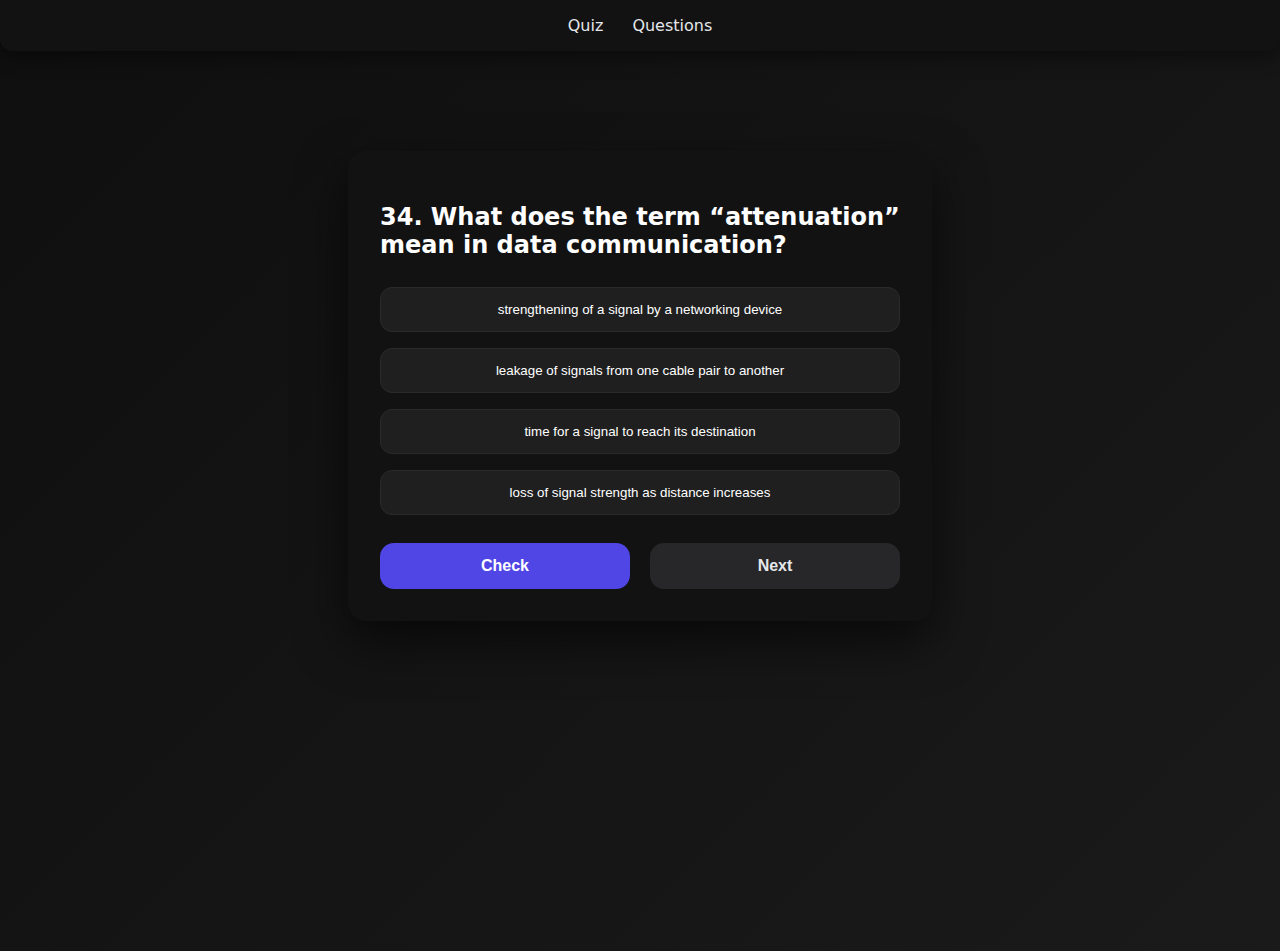
<file: index.html>
<!DOCTYPE html>
<html lang="en">
<head>
  <meta charset="UTF-8" />
  <title>CCNA</title>
  <link rel="stylesheet" href="styleindex.css" />
  <link rel="stylesheet" href="navbar.css">
  <link rel="icon" type="image/png" href="../cisco.svg">
</head>
<body>

 <nav class="navbar">
  <div class="nav-links">
    <a href="index.html">Quiz</a>
    <a href="questions.html">Questions</a>
  </div>
</nav>

<main>
 

  <section id="quizView">
    <div class="card">
      <h2 id="question"></h2>
      <div id="answers"></div>

      <div class="controls">
        <button id="check">Check</button>
        <button id="next">Next</button>
      </div>
    </div>
  </section>
</main>

<script src="scriptindex.js"></script>
</body>
</html>
</file>
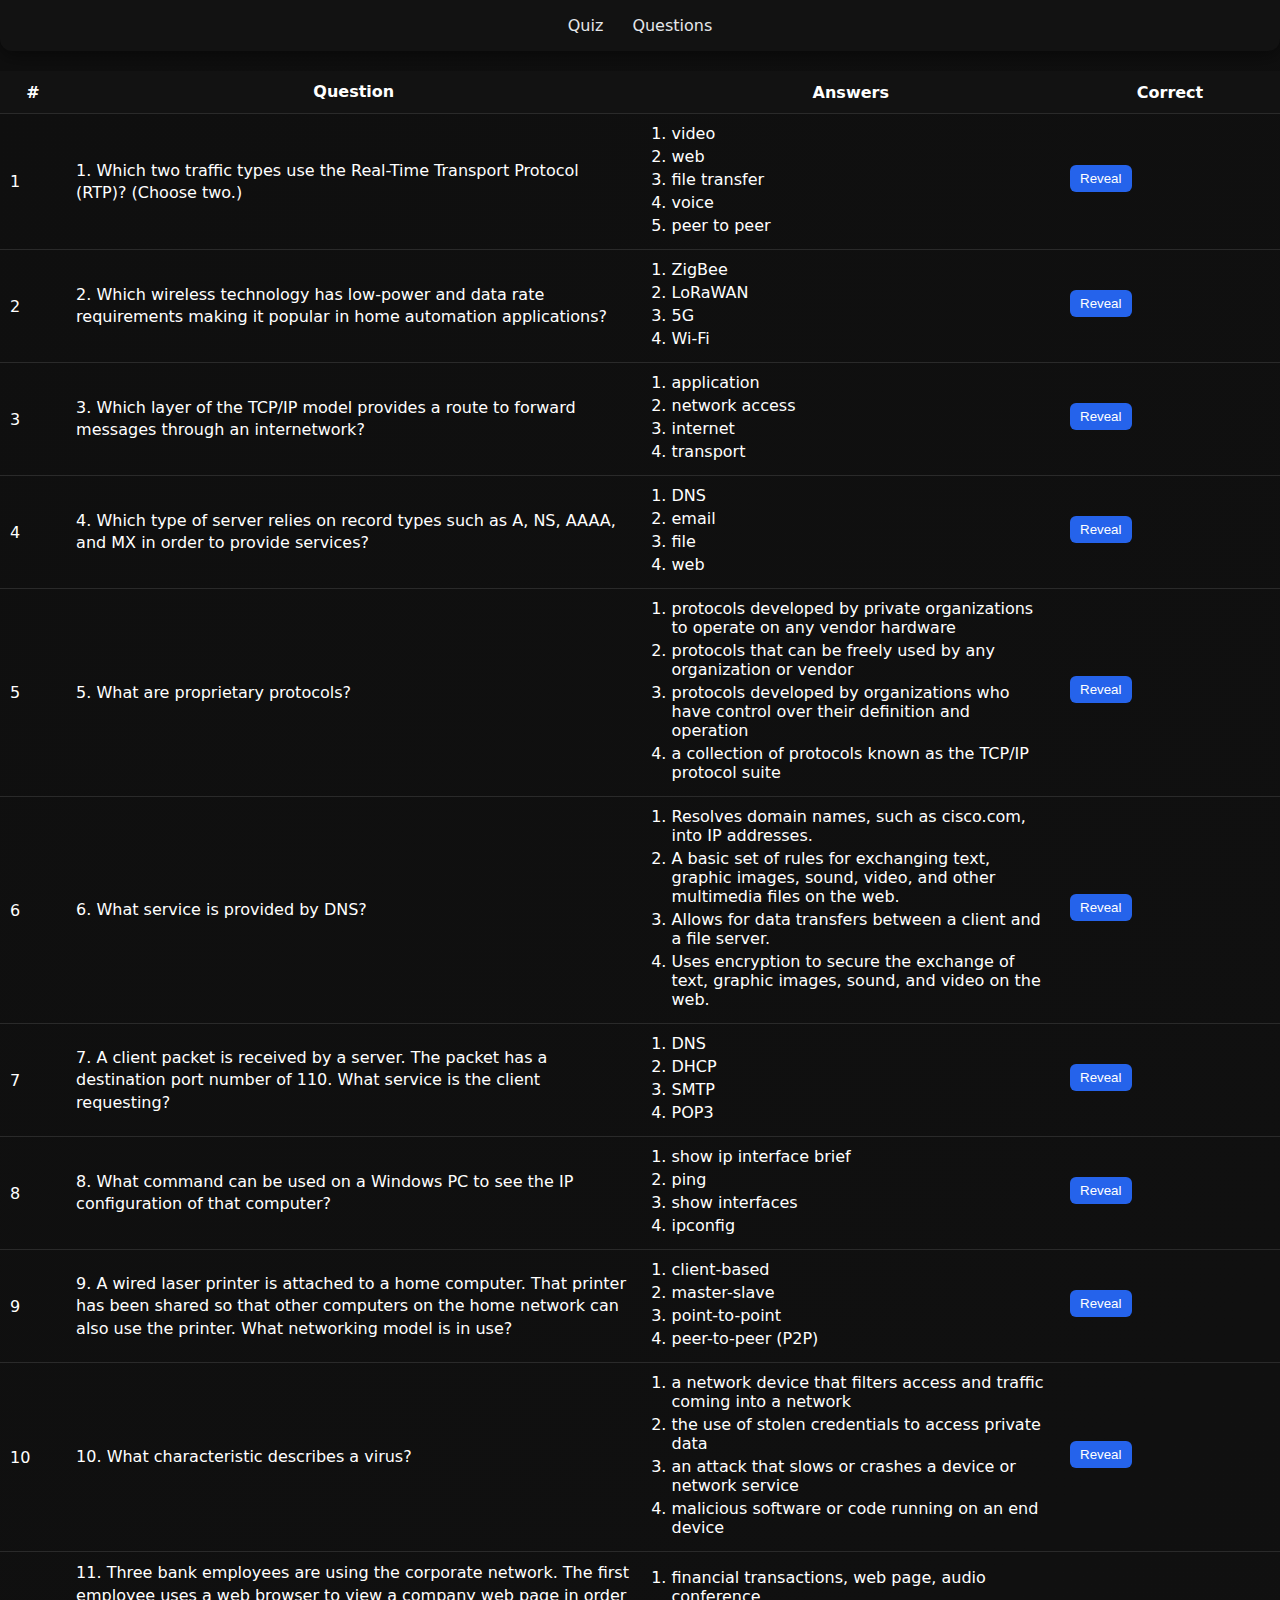
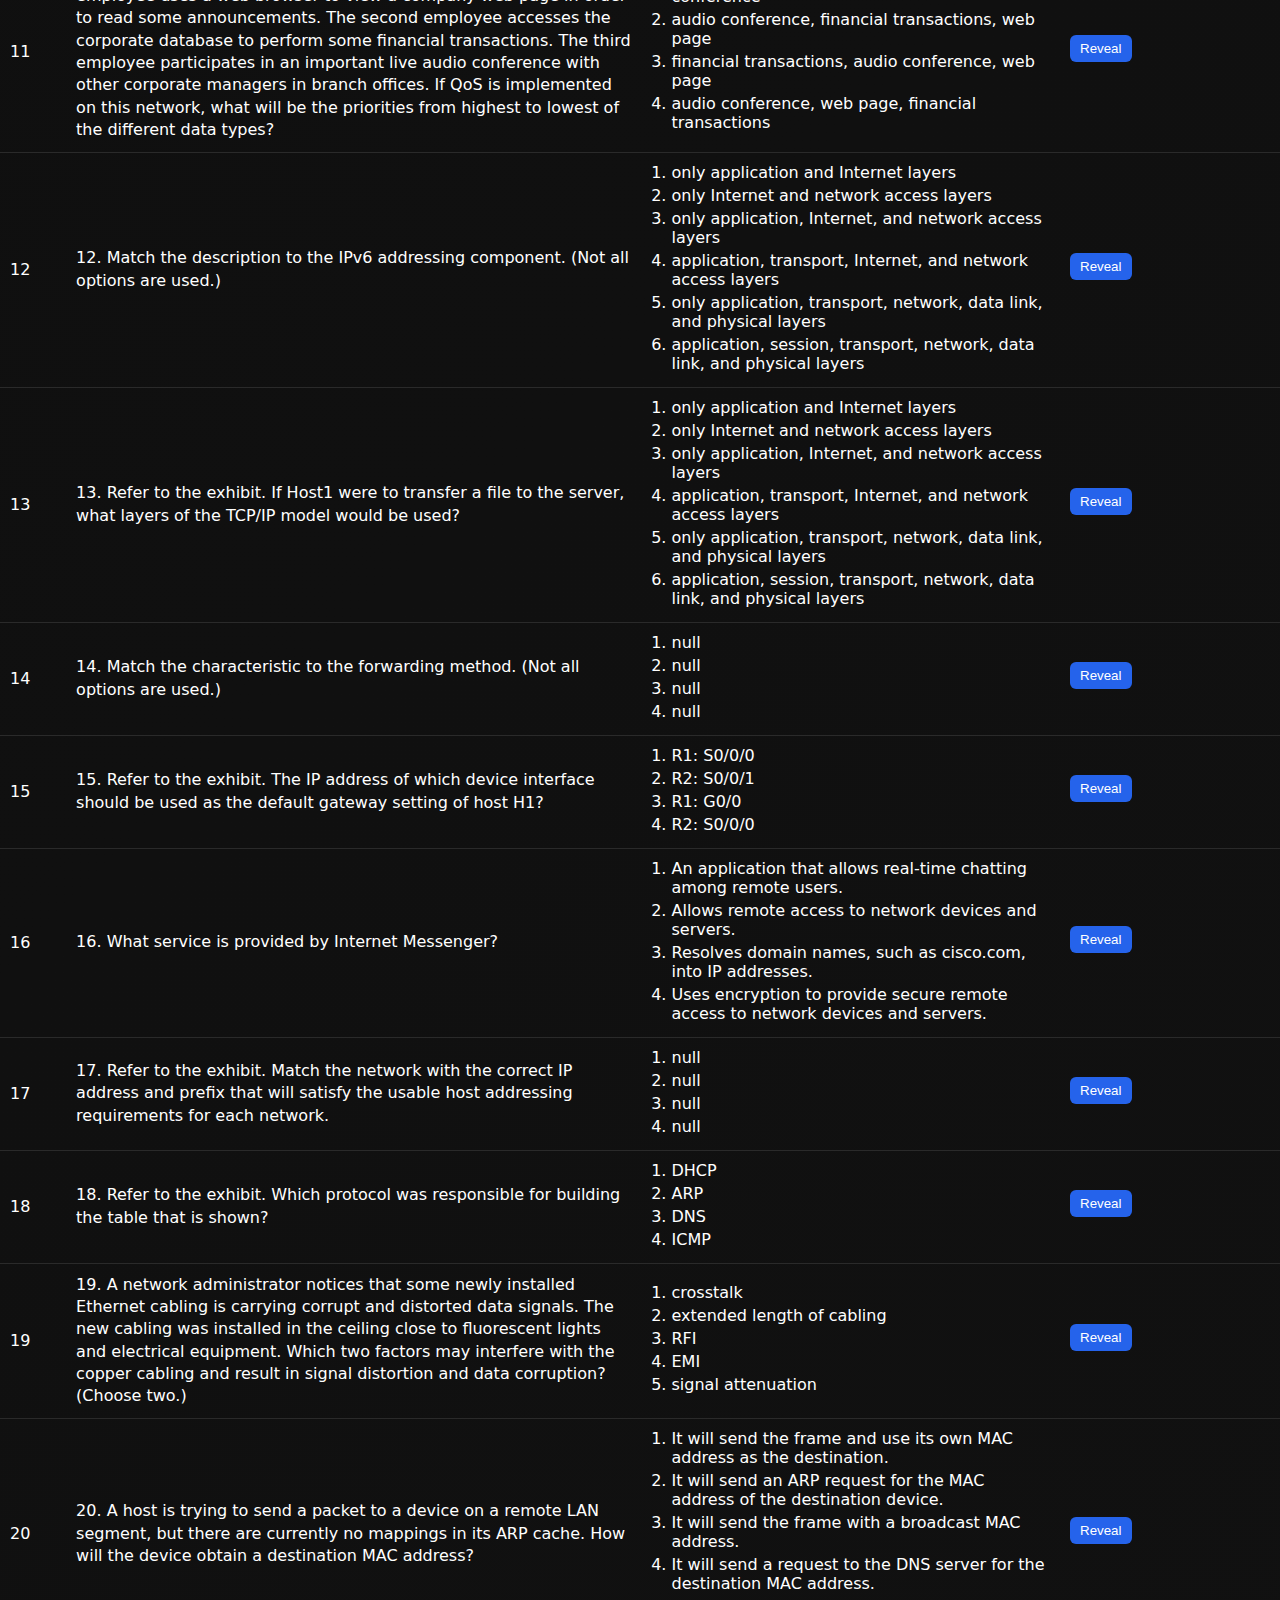
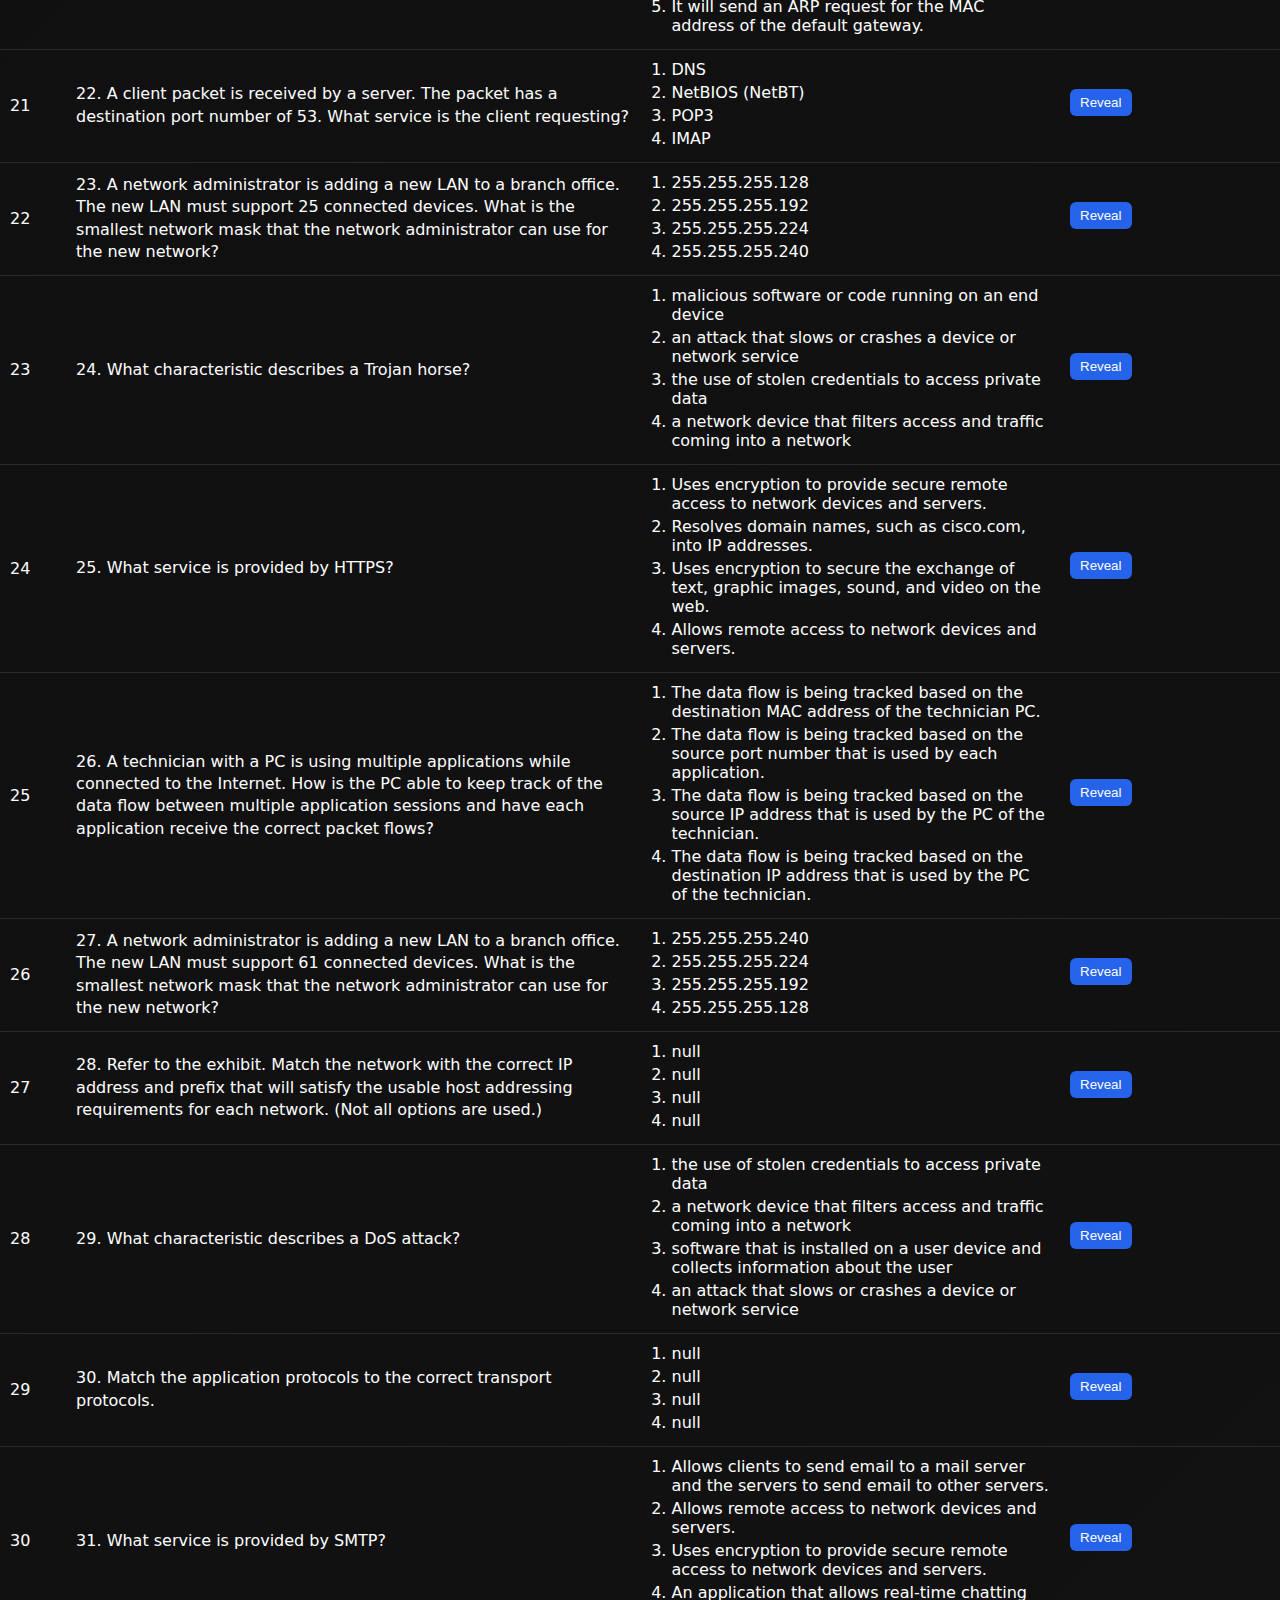
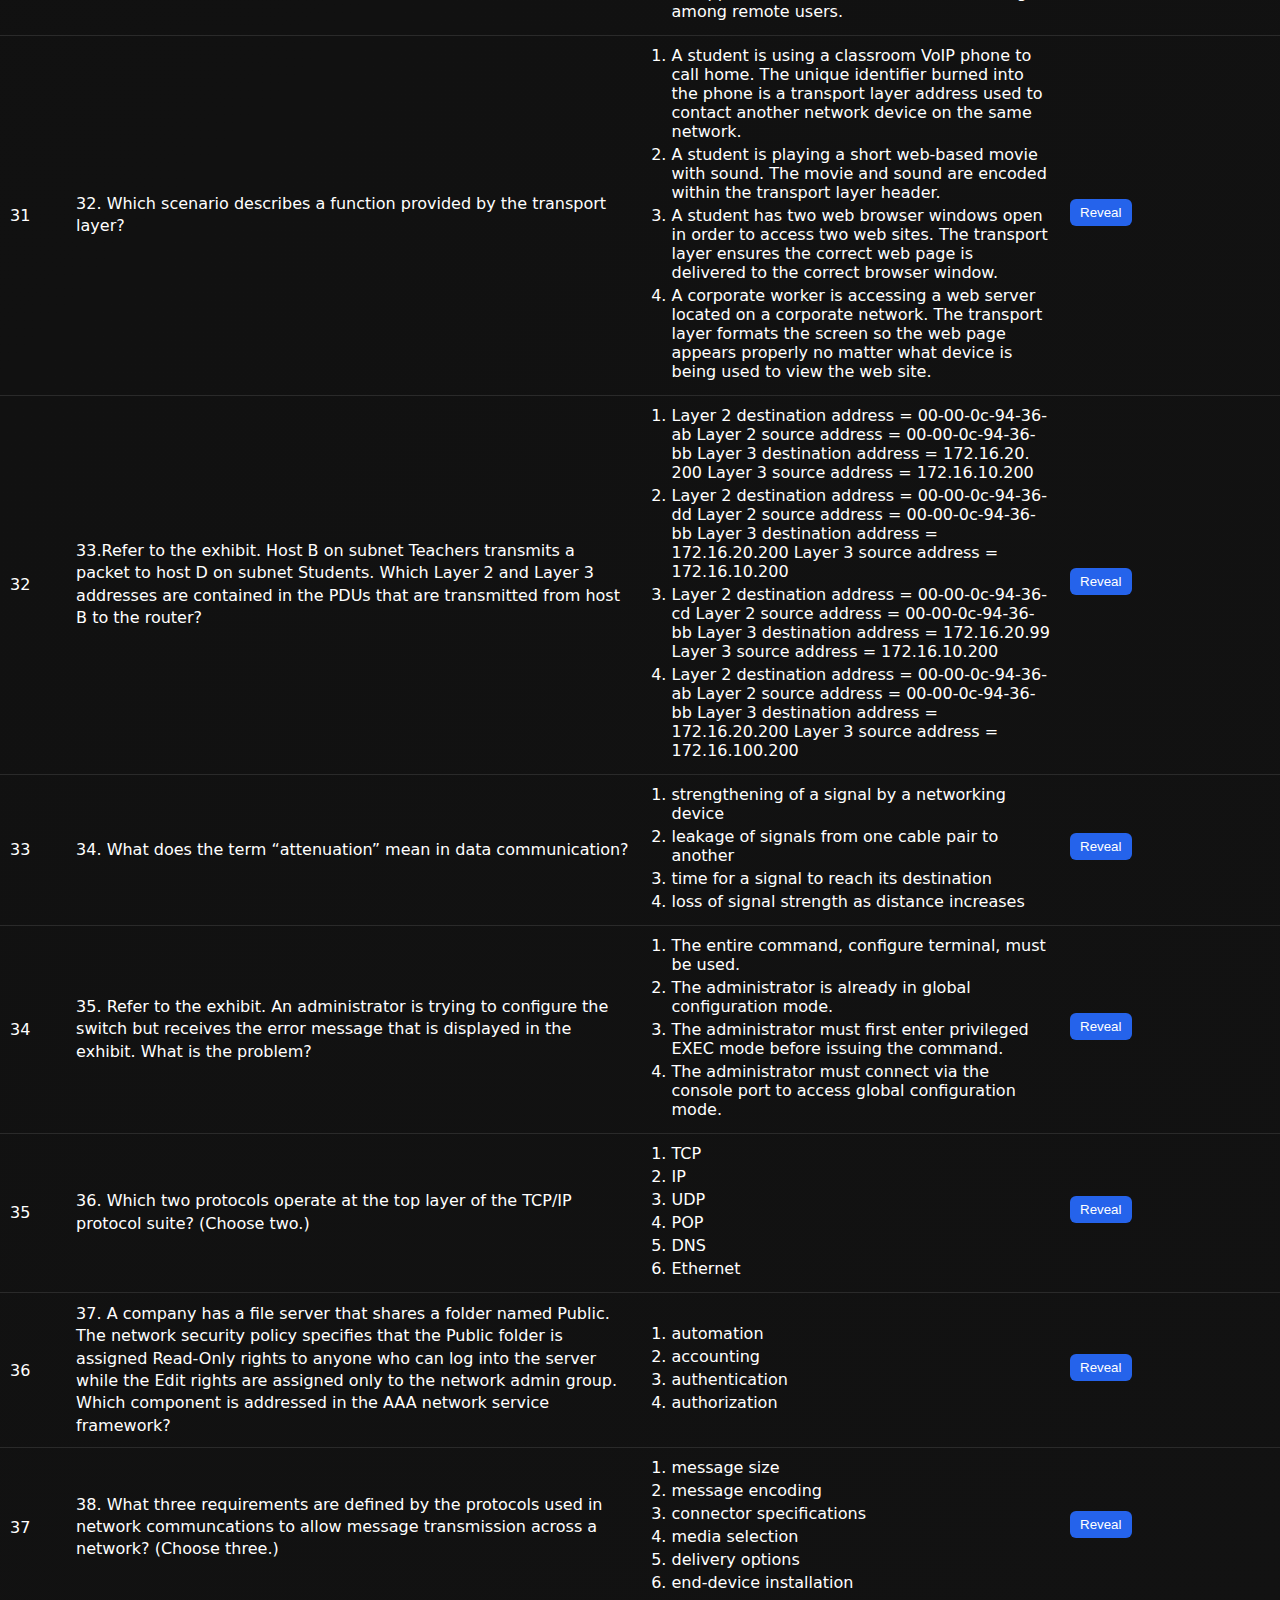
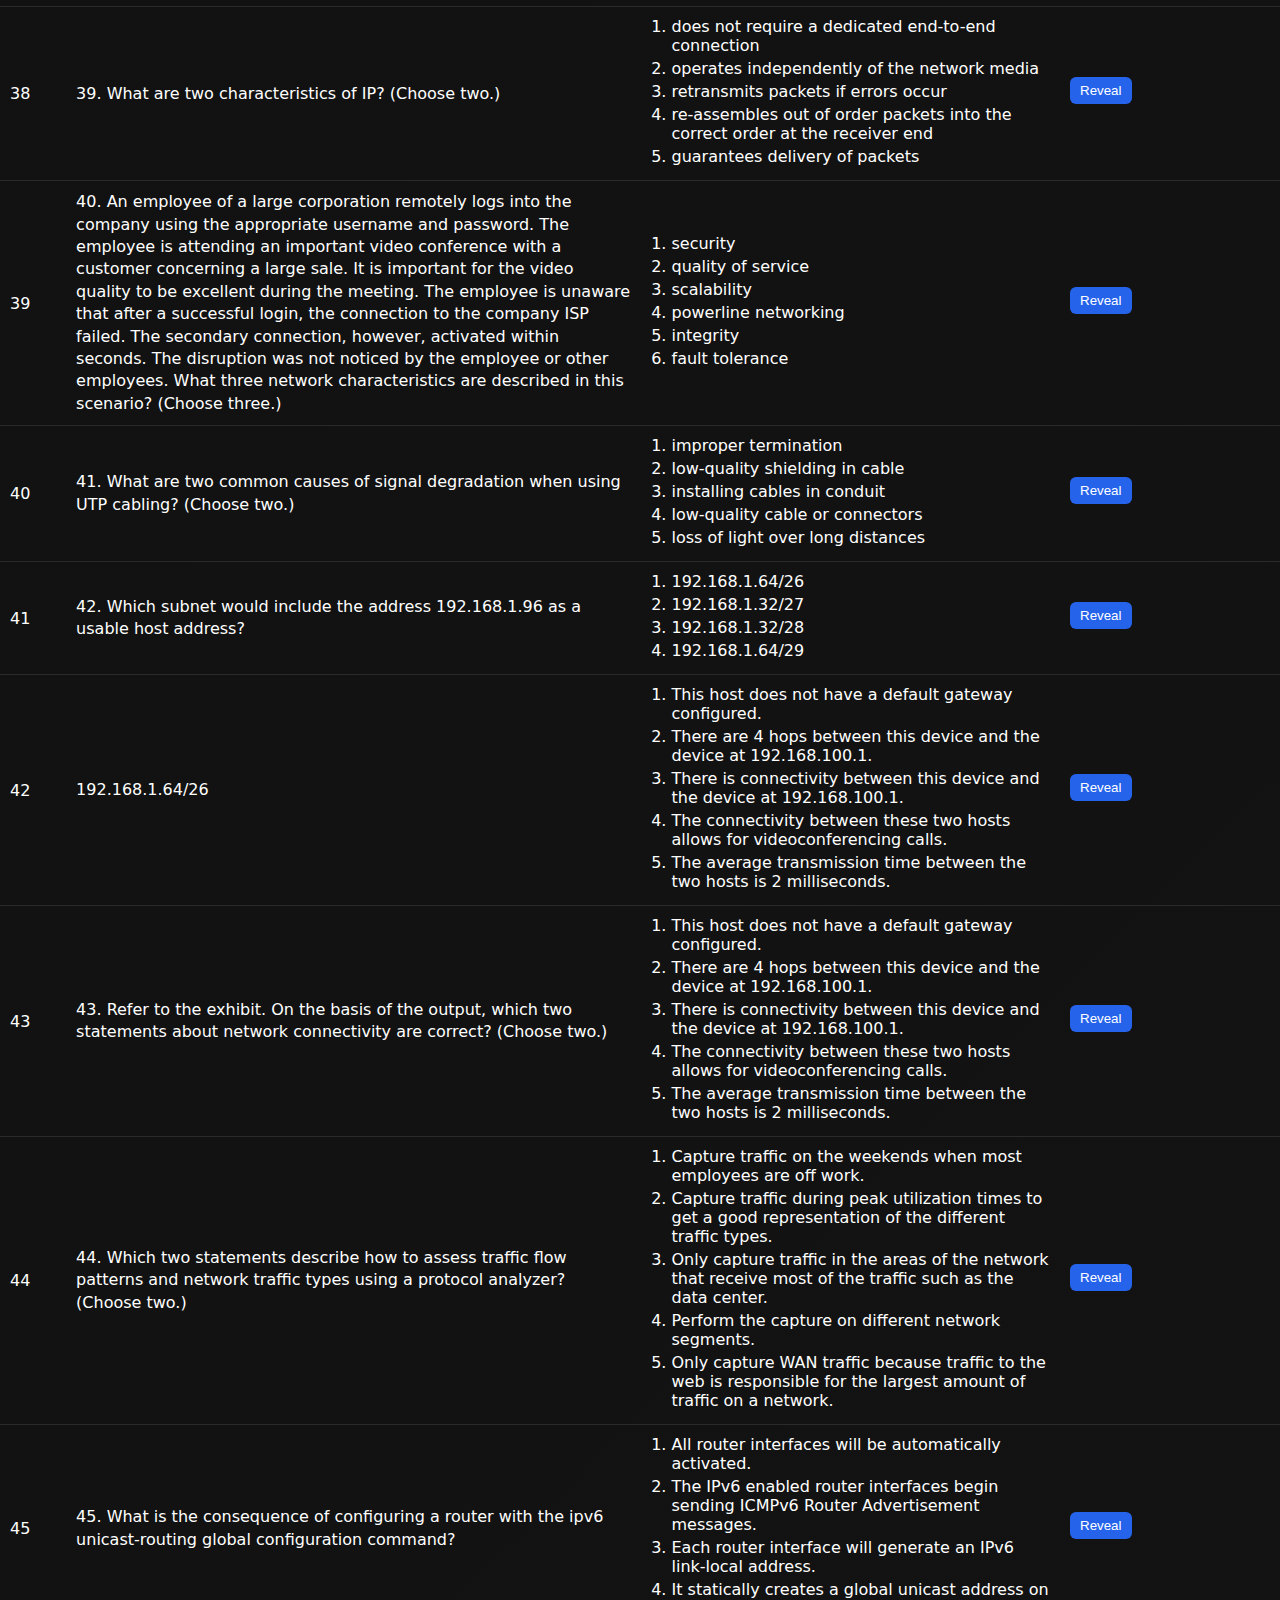
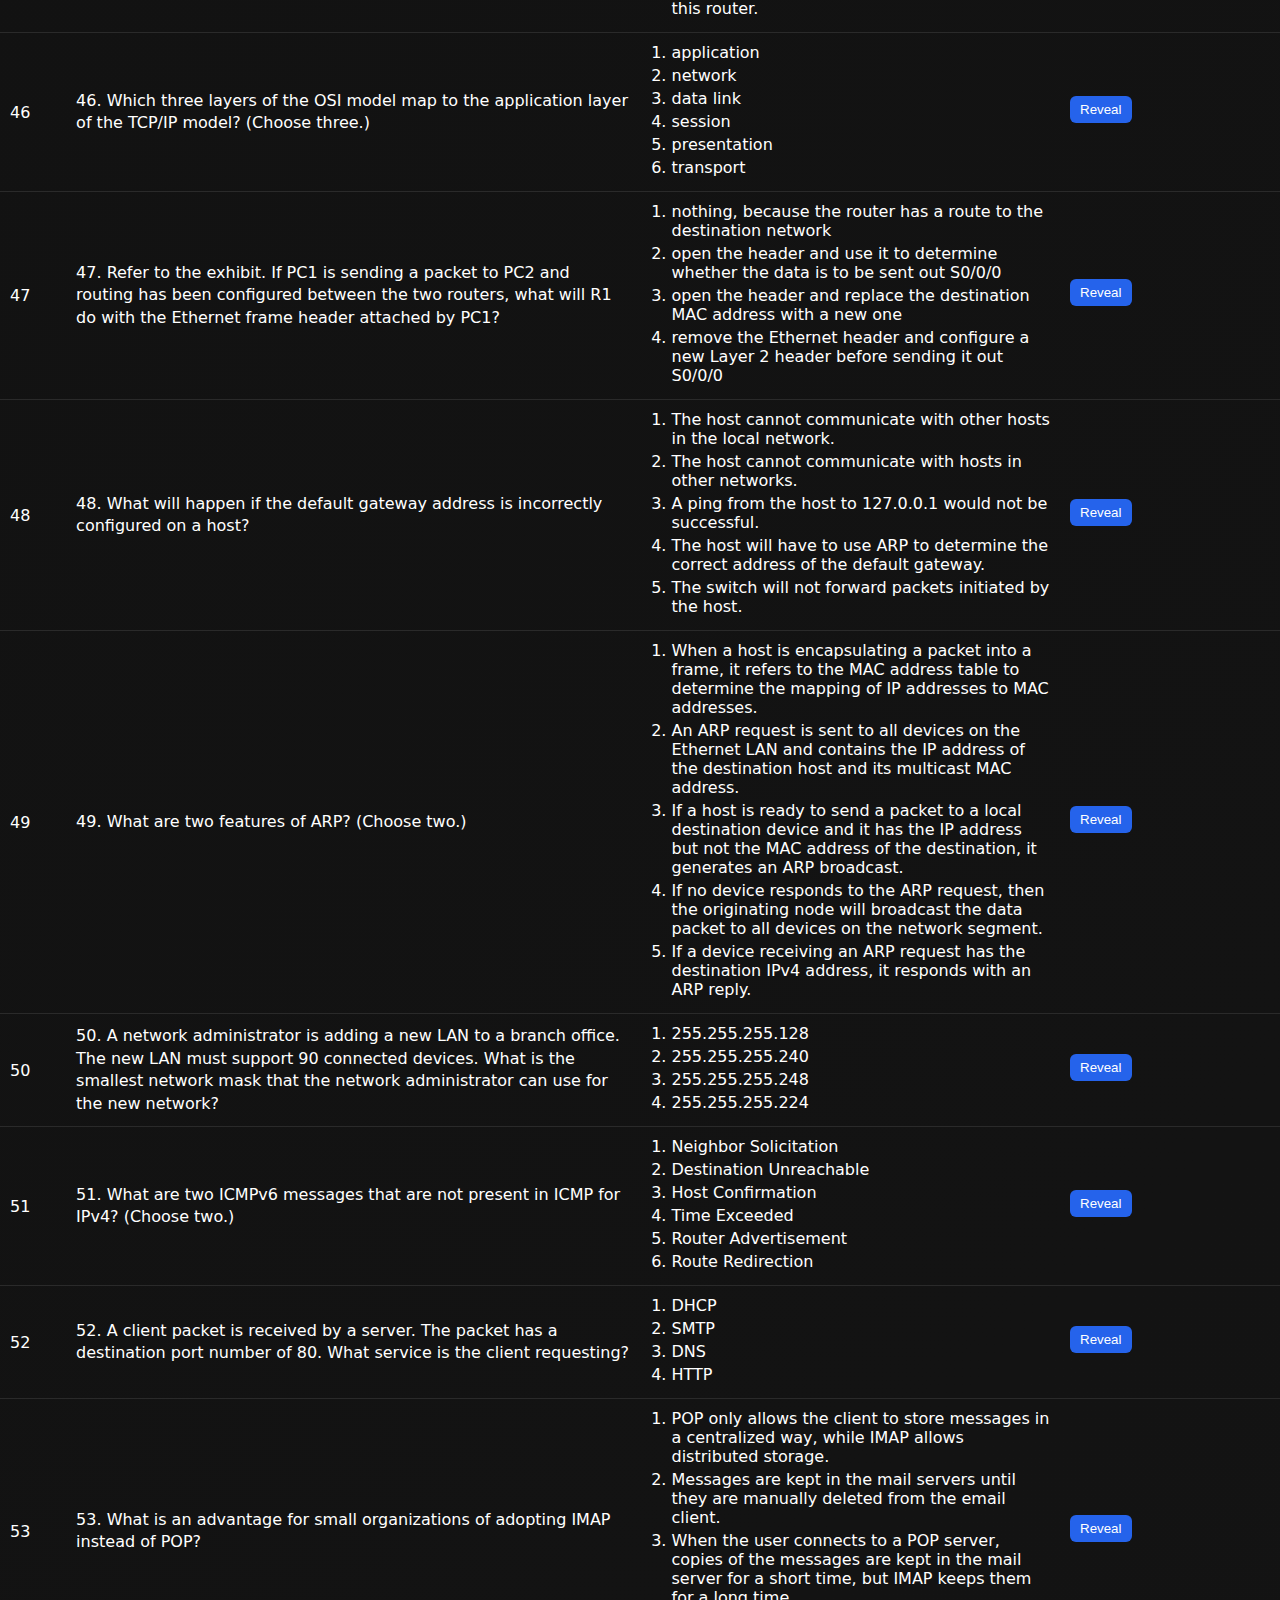
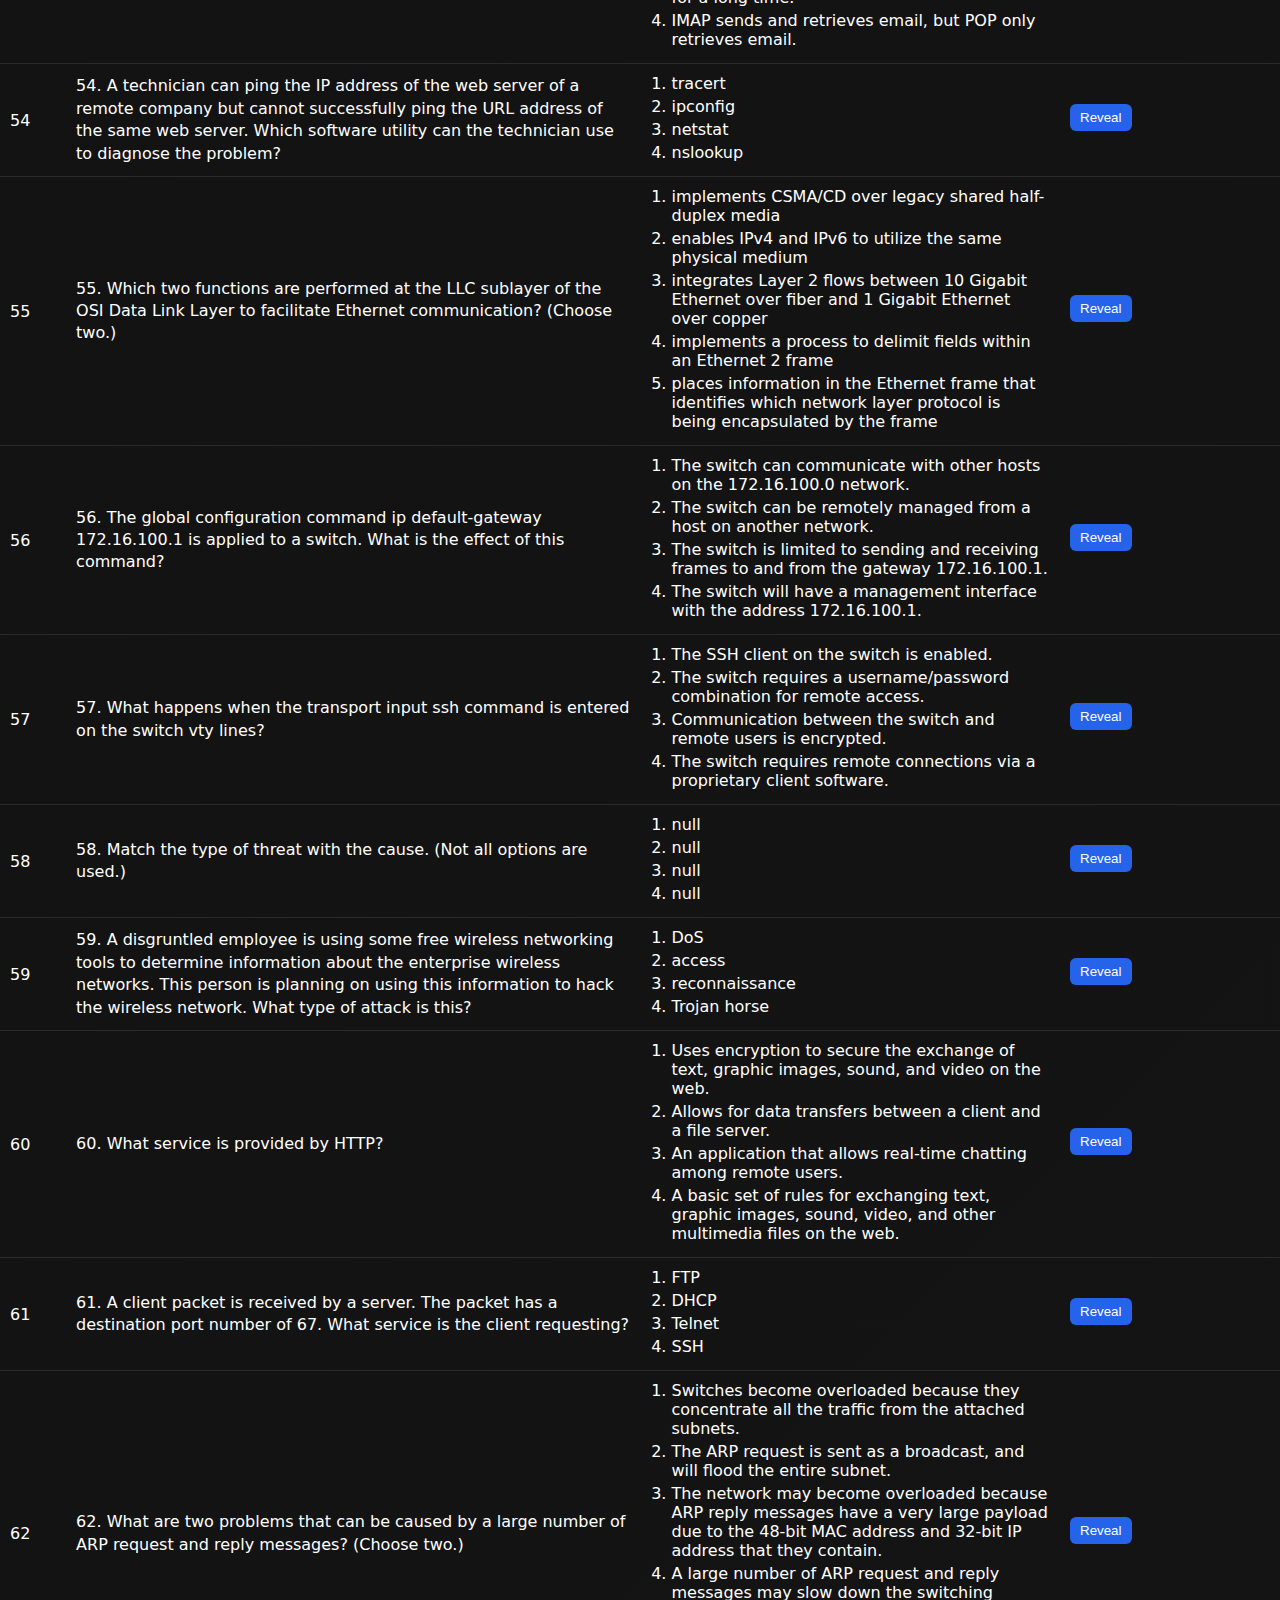
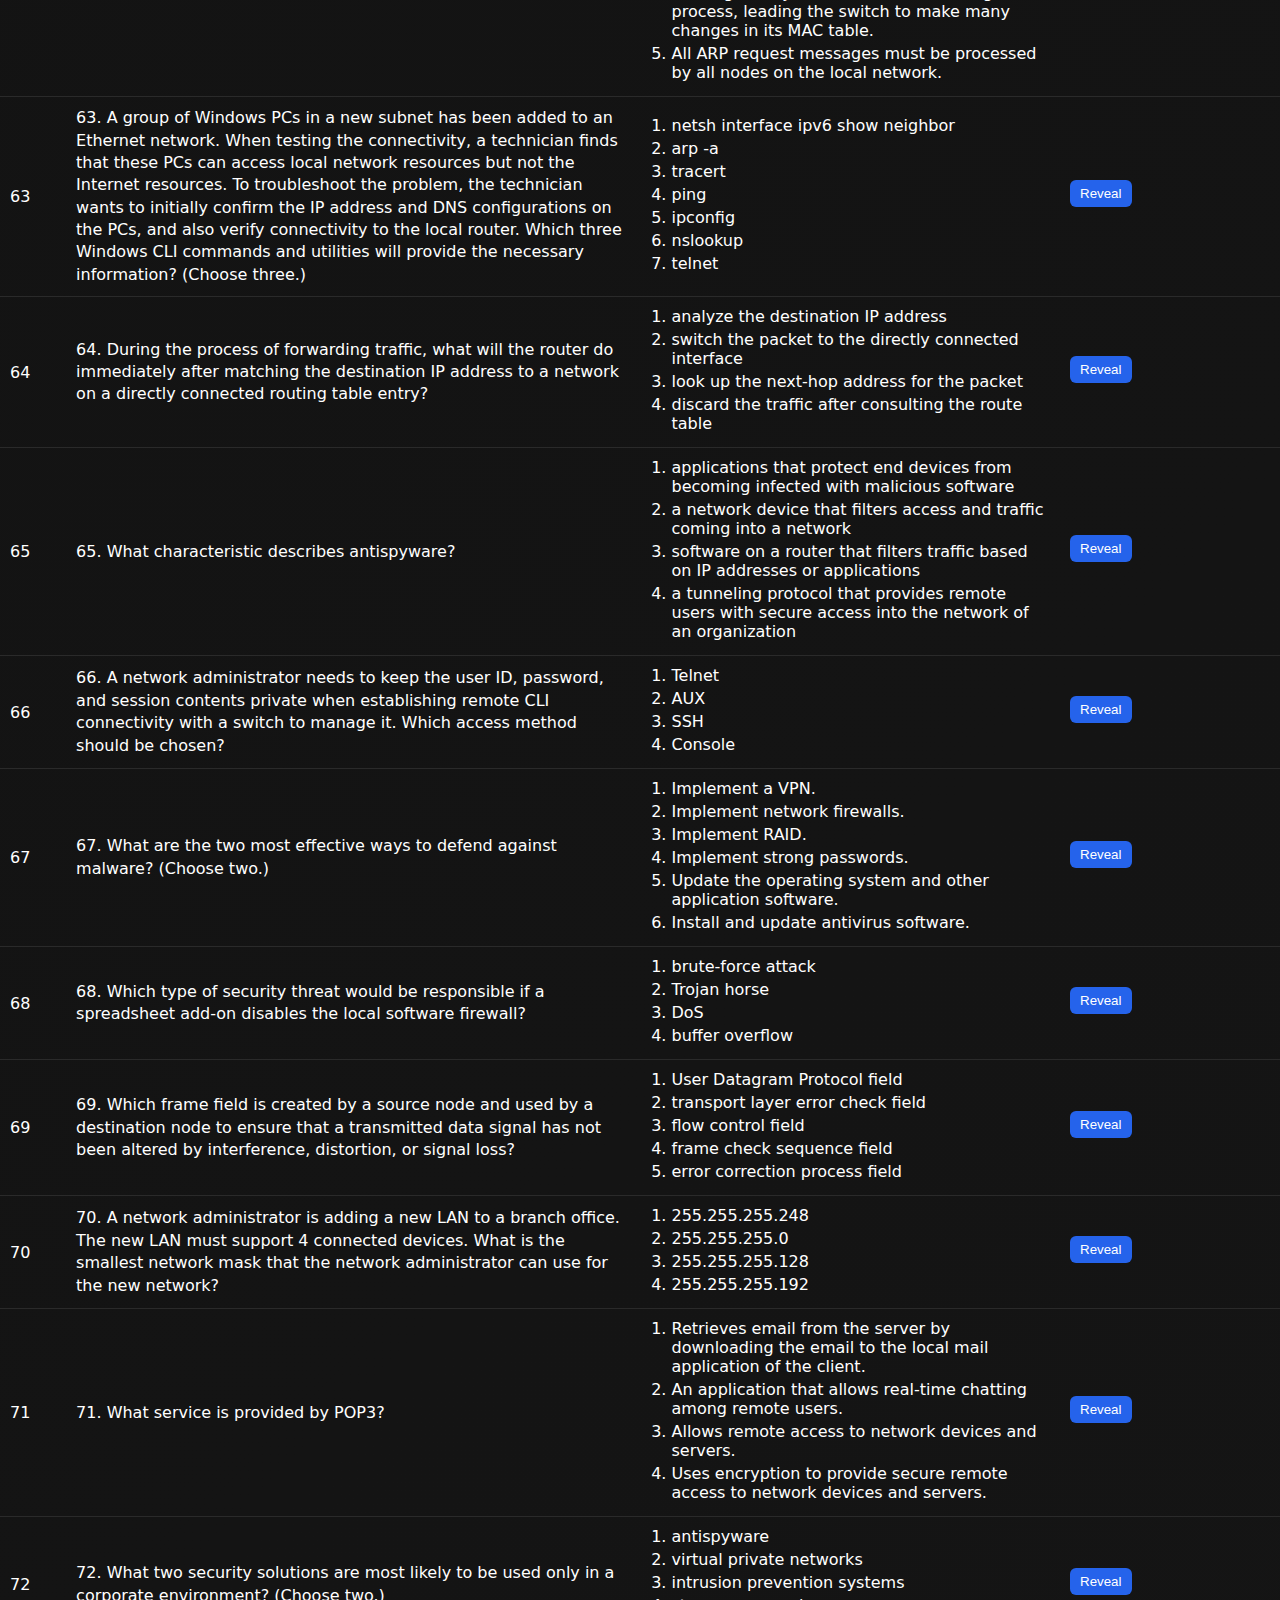
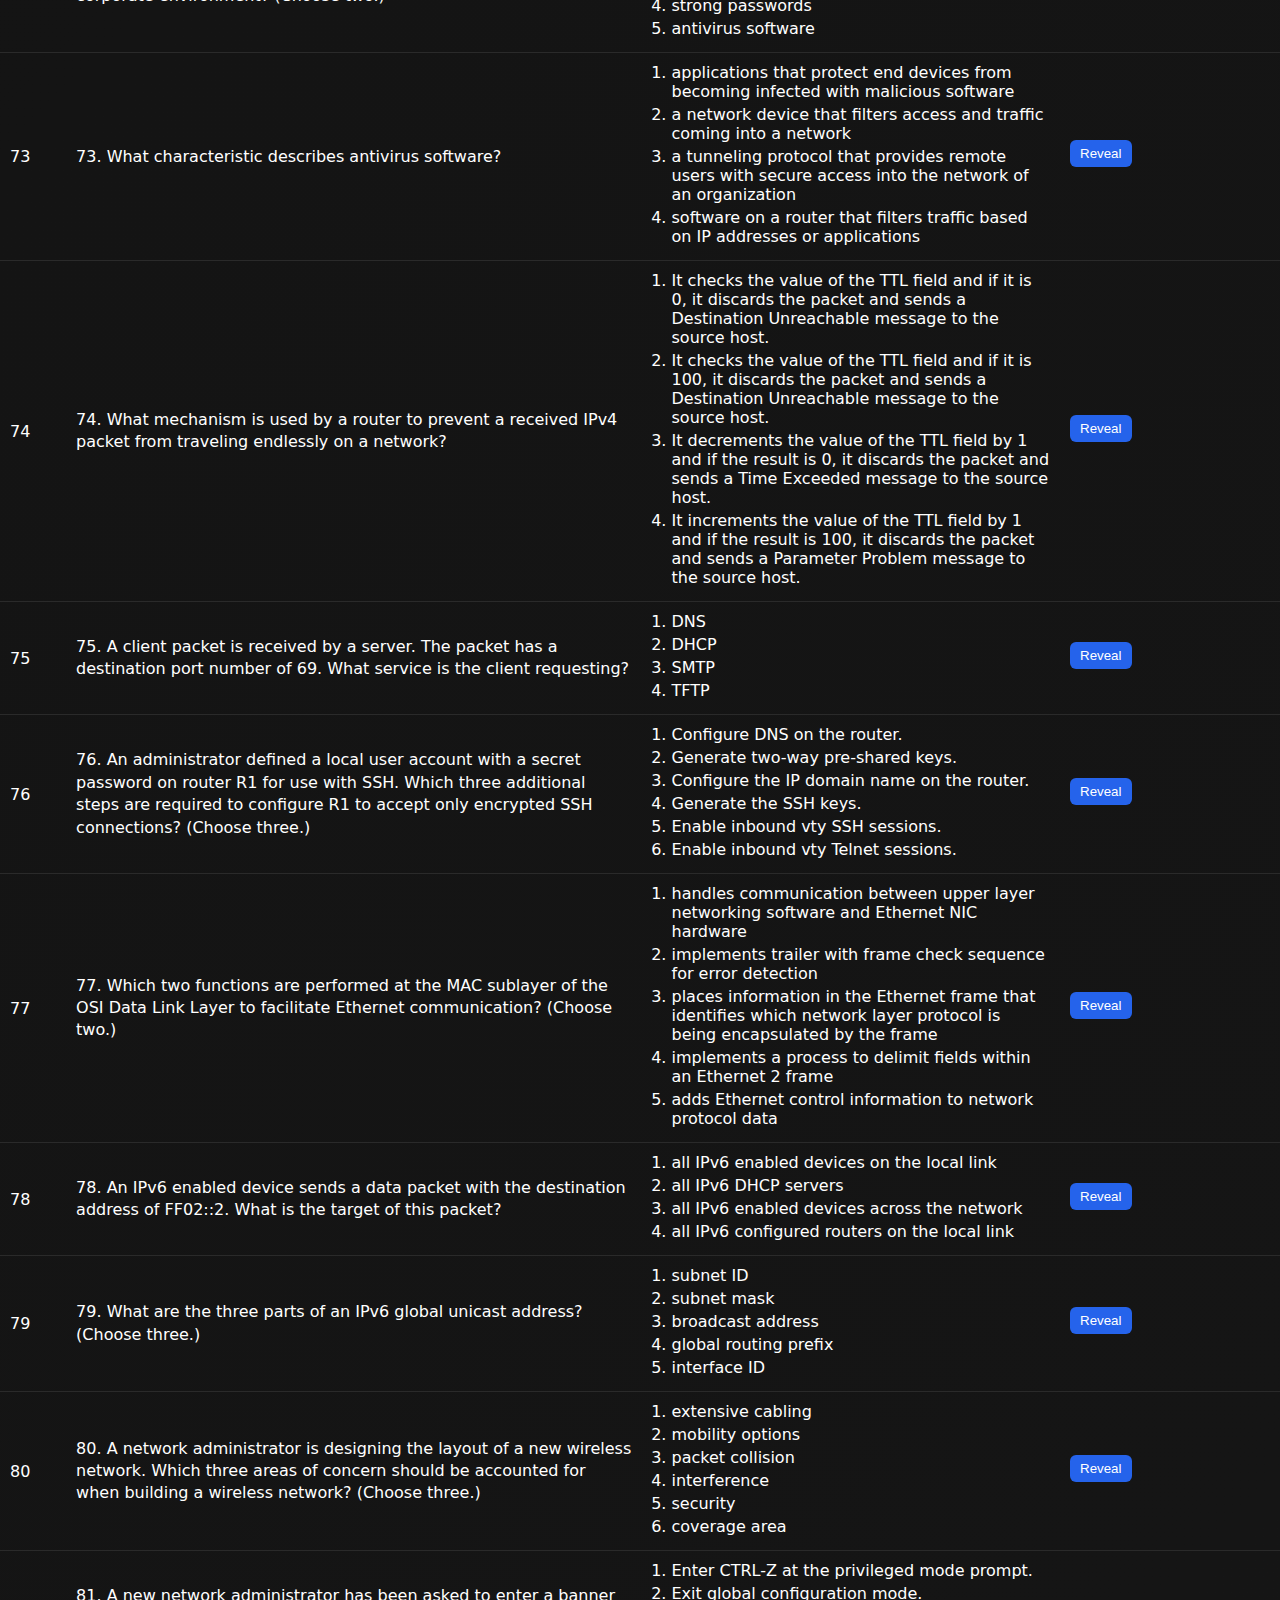
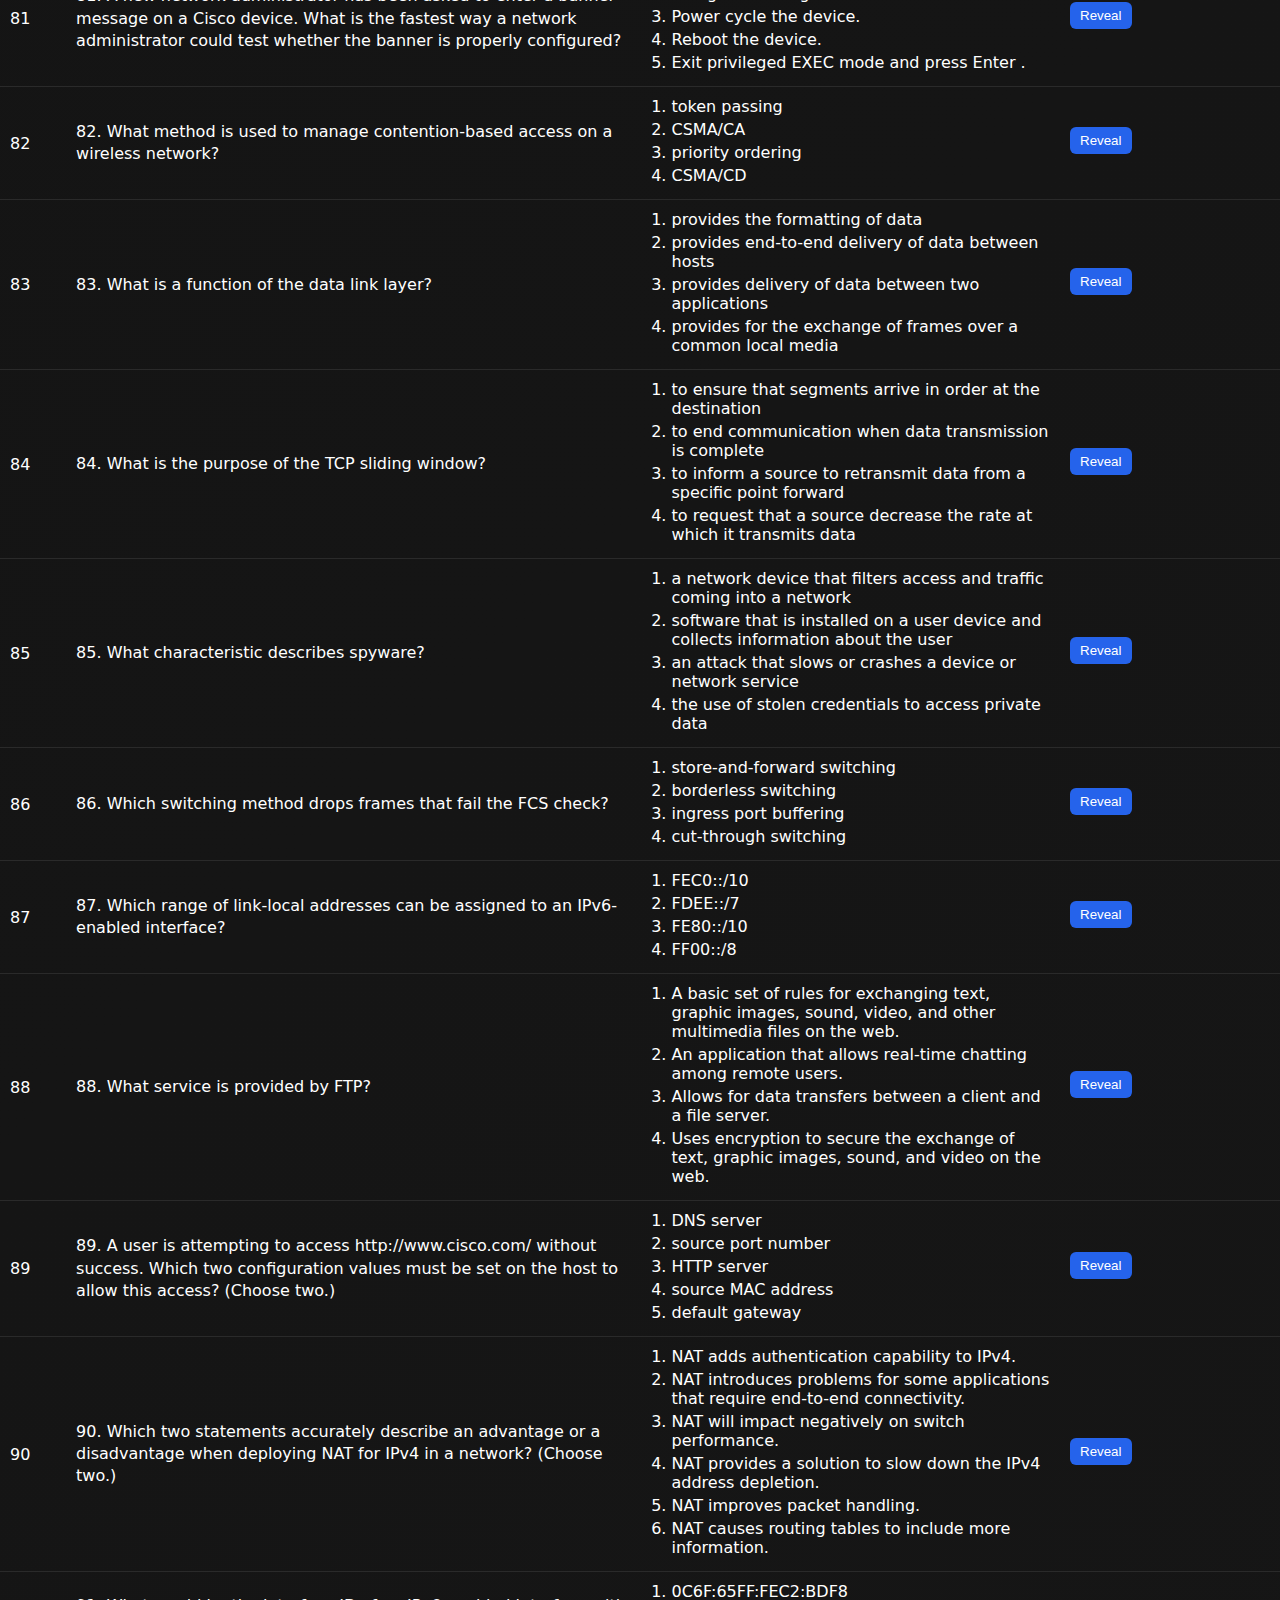
<file: questions.html>
<!DOCTYPE html>
<html lang="en">
<head>
<meta charset="UTF-8">
<title>CCNA</title>
<link rel="stylesheet" href="styleque.css">
<link rel="stylesheet" href="navbar.css">
<link rel="icon" type="image/png" href="../cisco.svg">
</head>
<body>
<nav class="navbar">
  <div class="nav-links">
    <a href="index.html">Quiz</a>
    <a href="questions.html">Questions</a>
  </div>
</nav>
<table id="questionsTable">
  <thead>
    <tr>
      <th>#</th>
      <th>Question</th>
      <th>Answers</th>
      <th>Correct</th>
    </tr>
  </thead>
  <tbody>
  </tbody>
</table>

<script src="scriptque.js"></script>
</body>
</html>
</file>
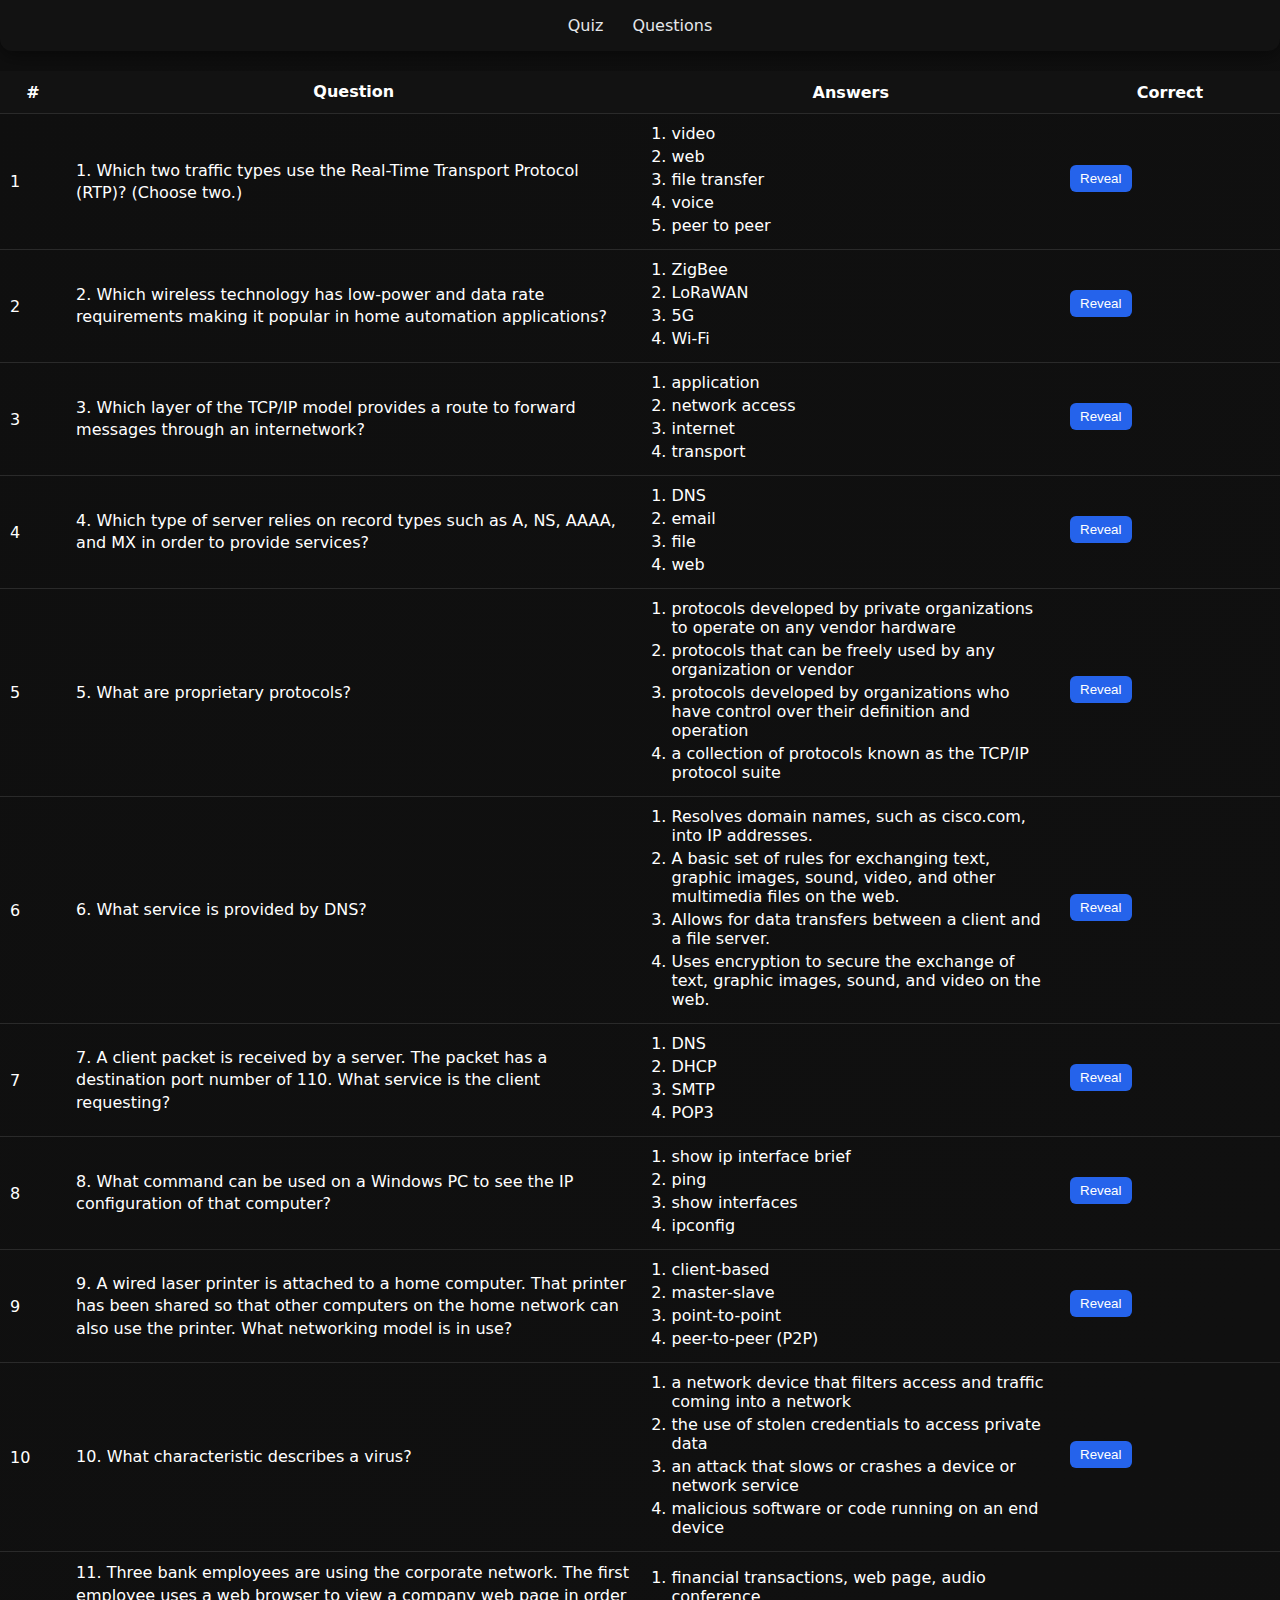
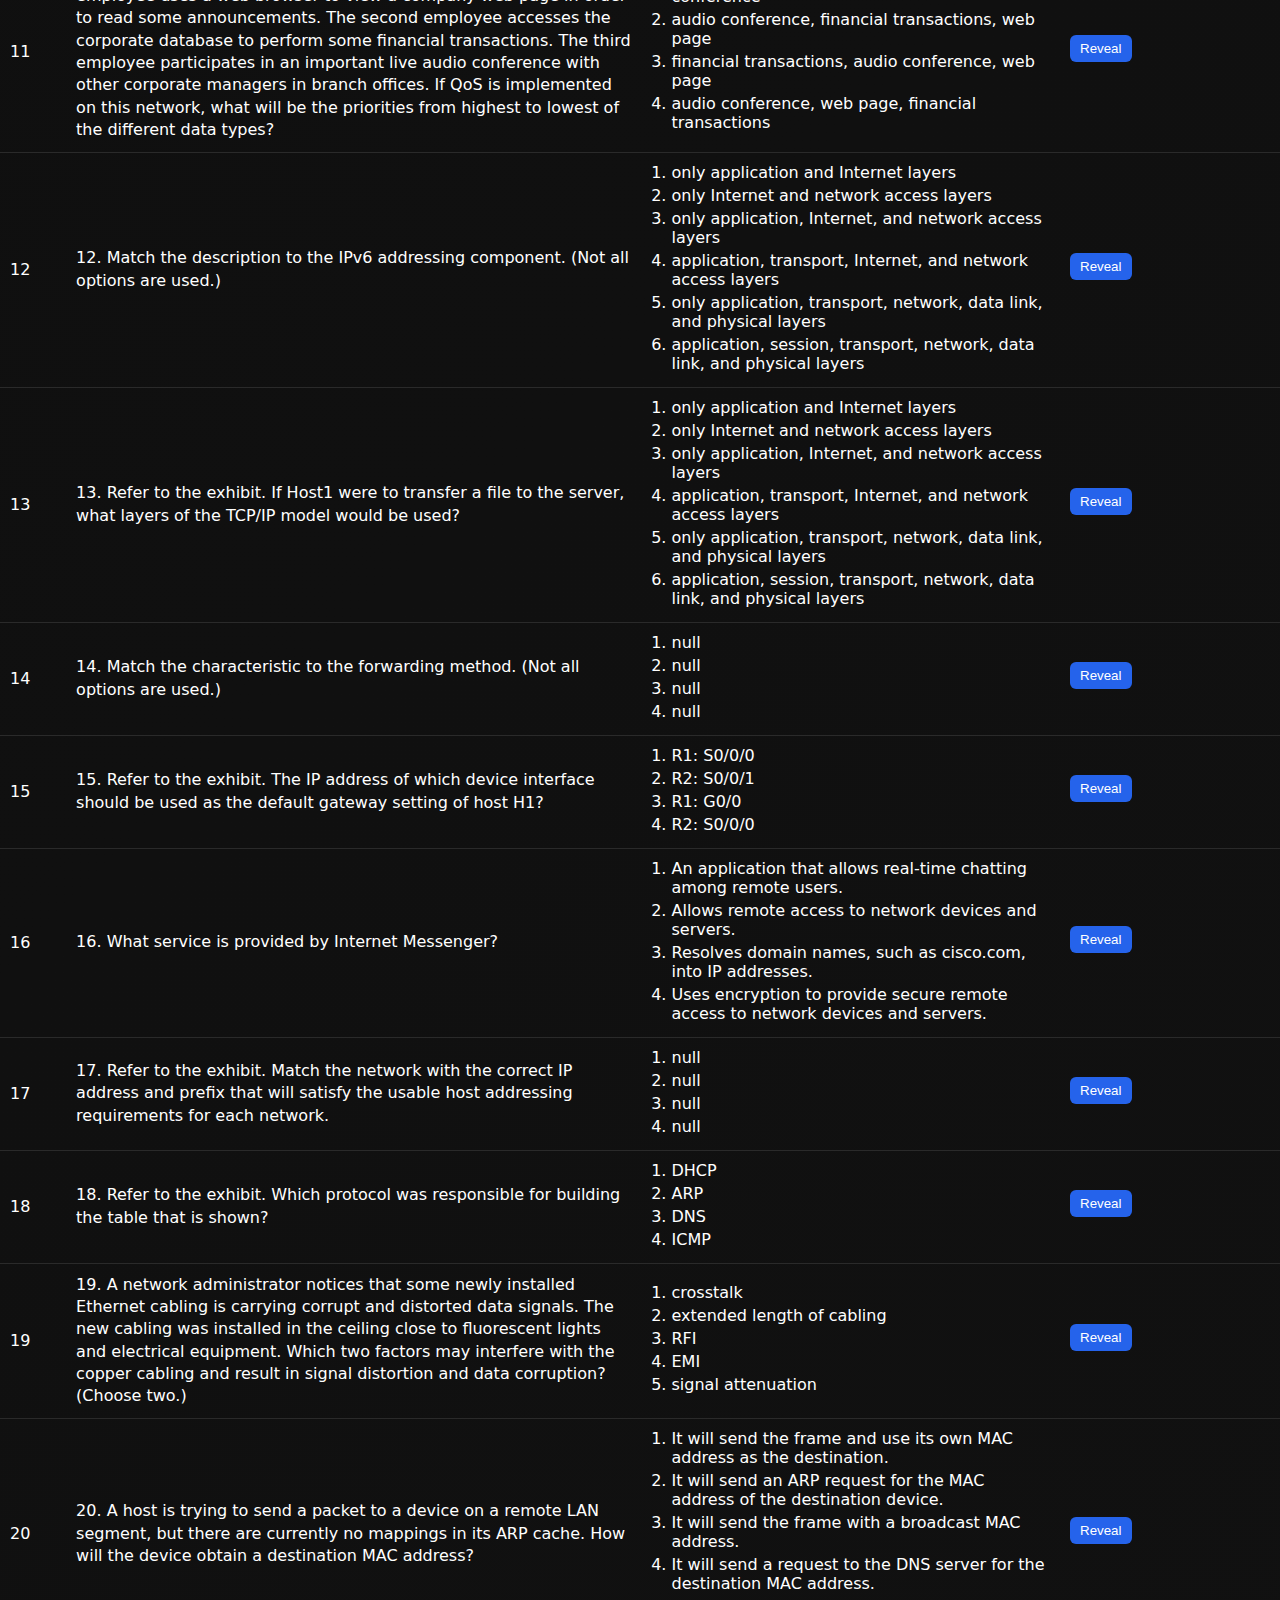
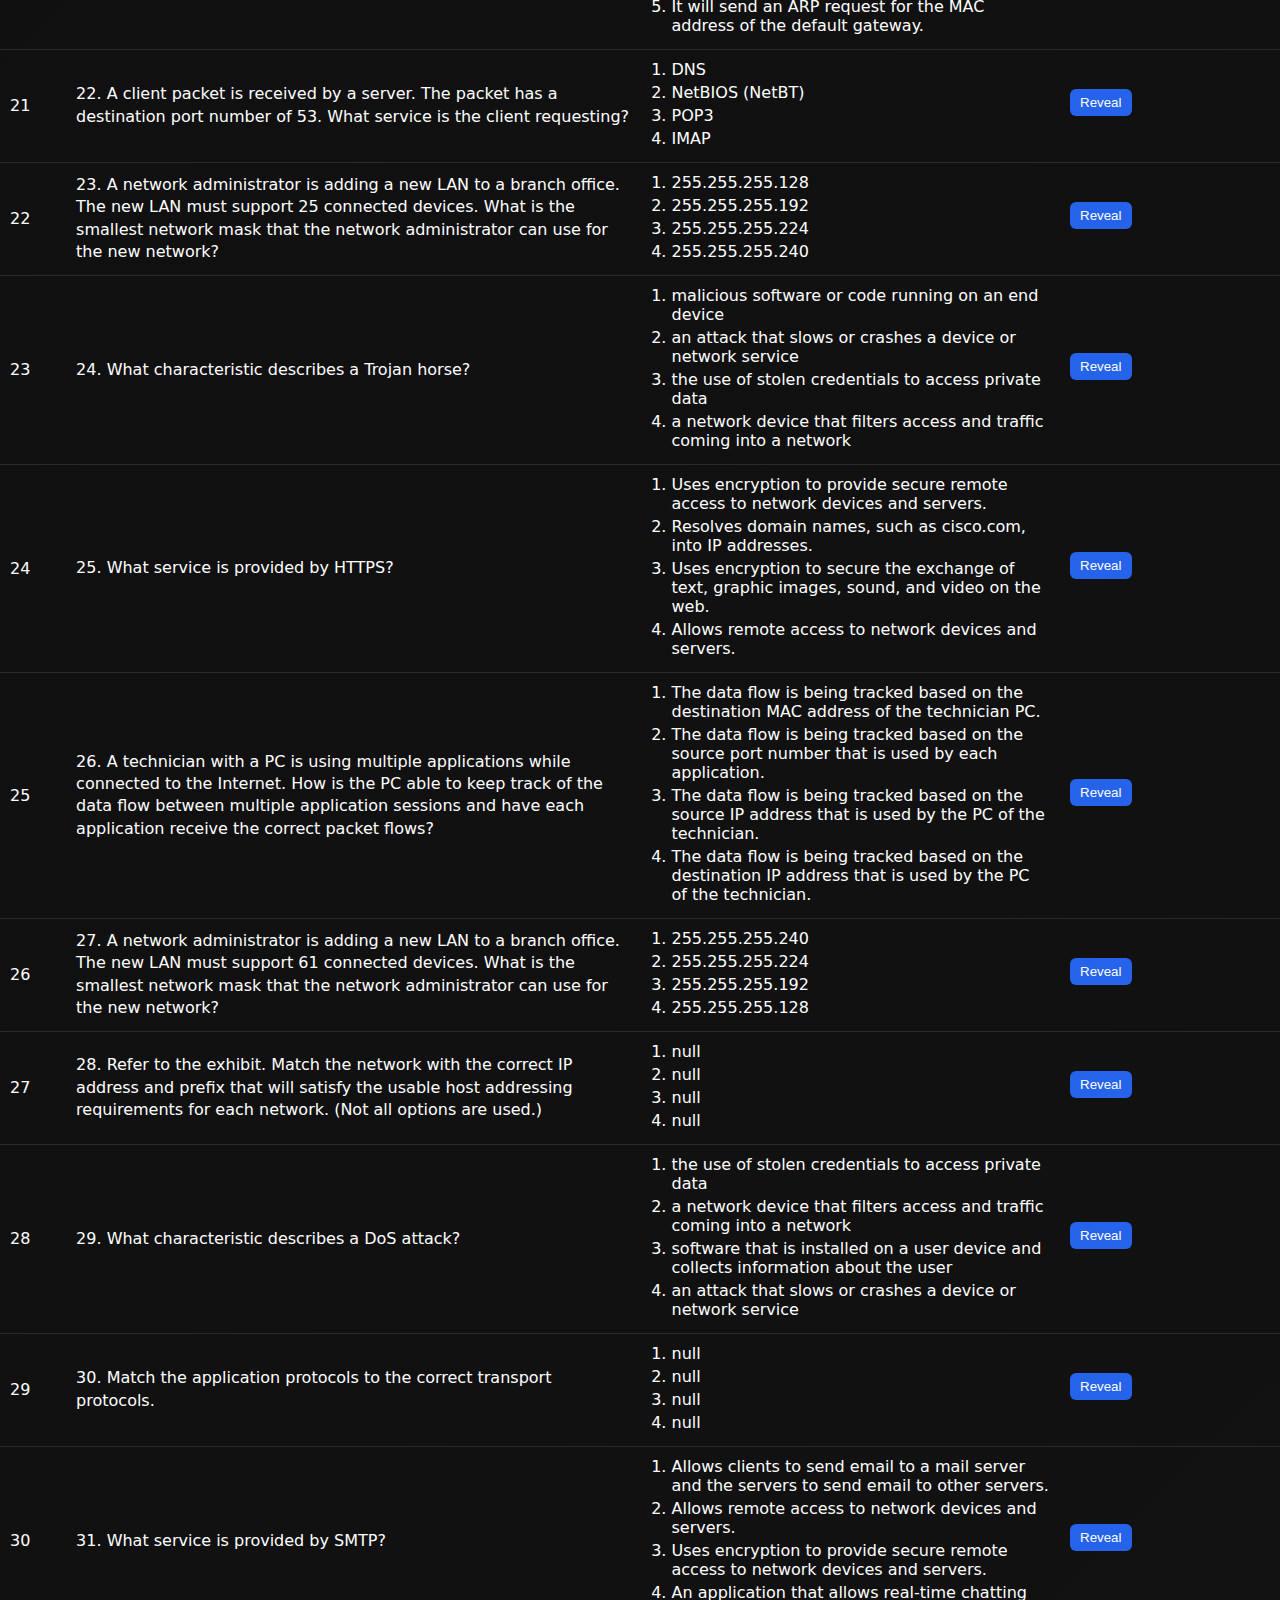
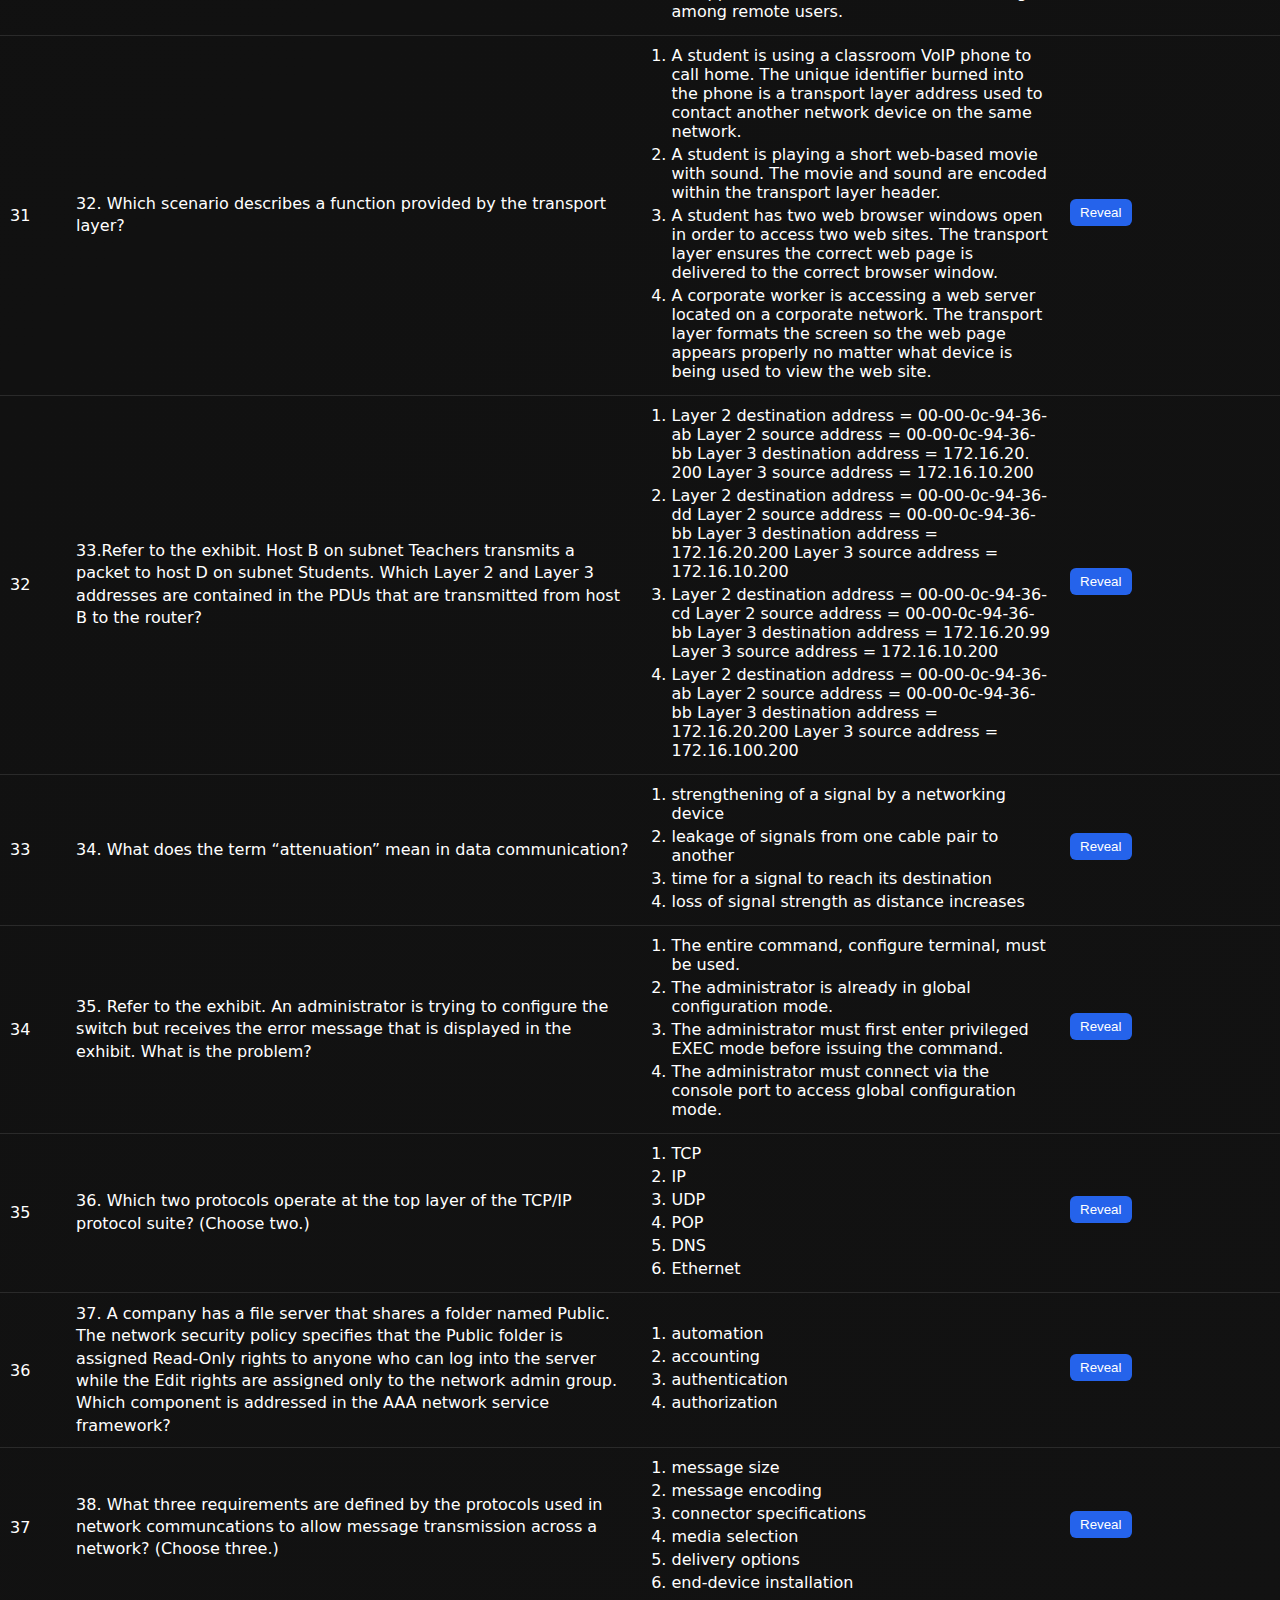
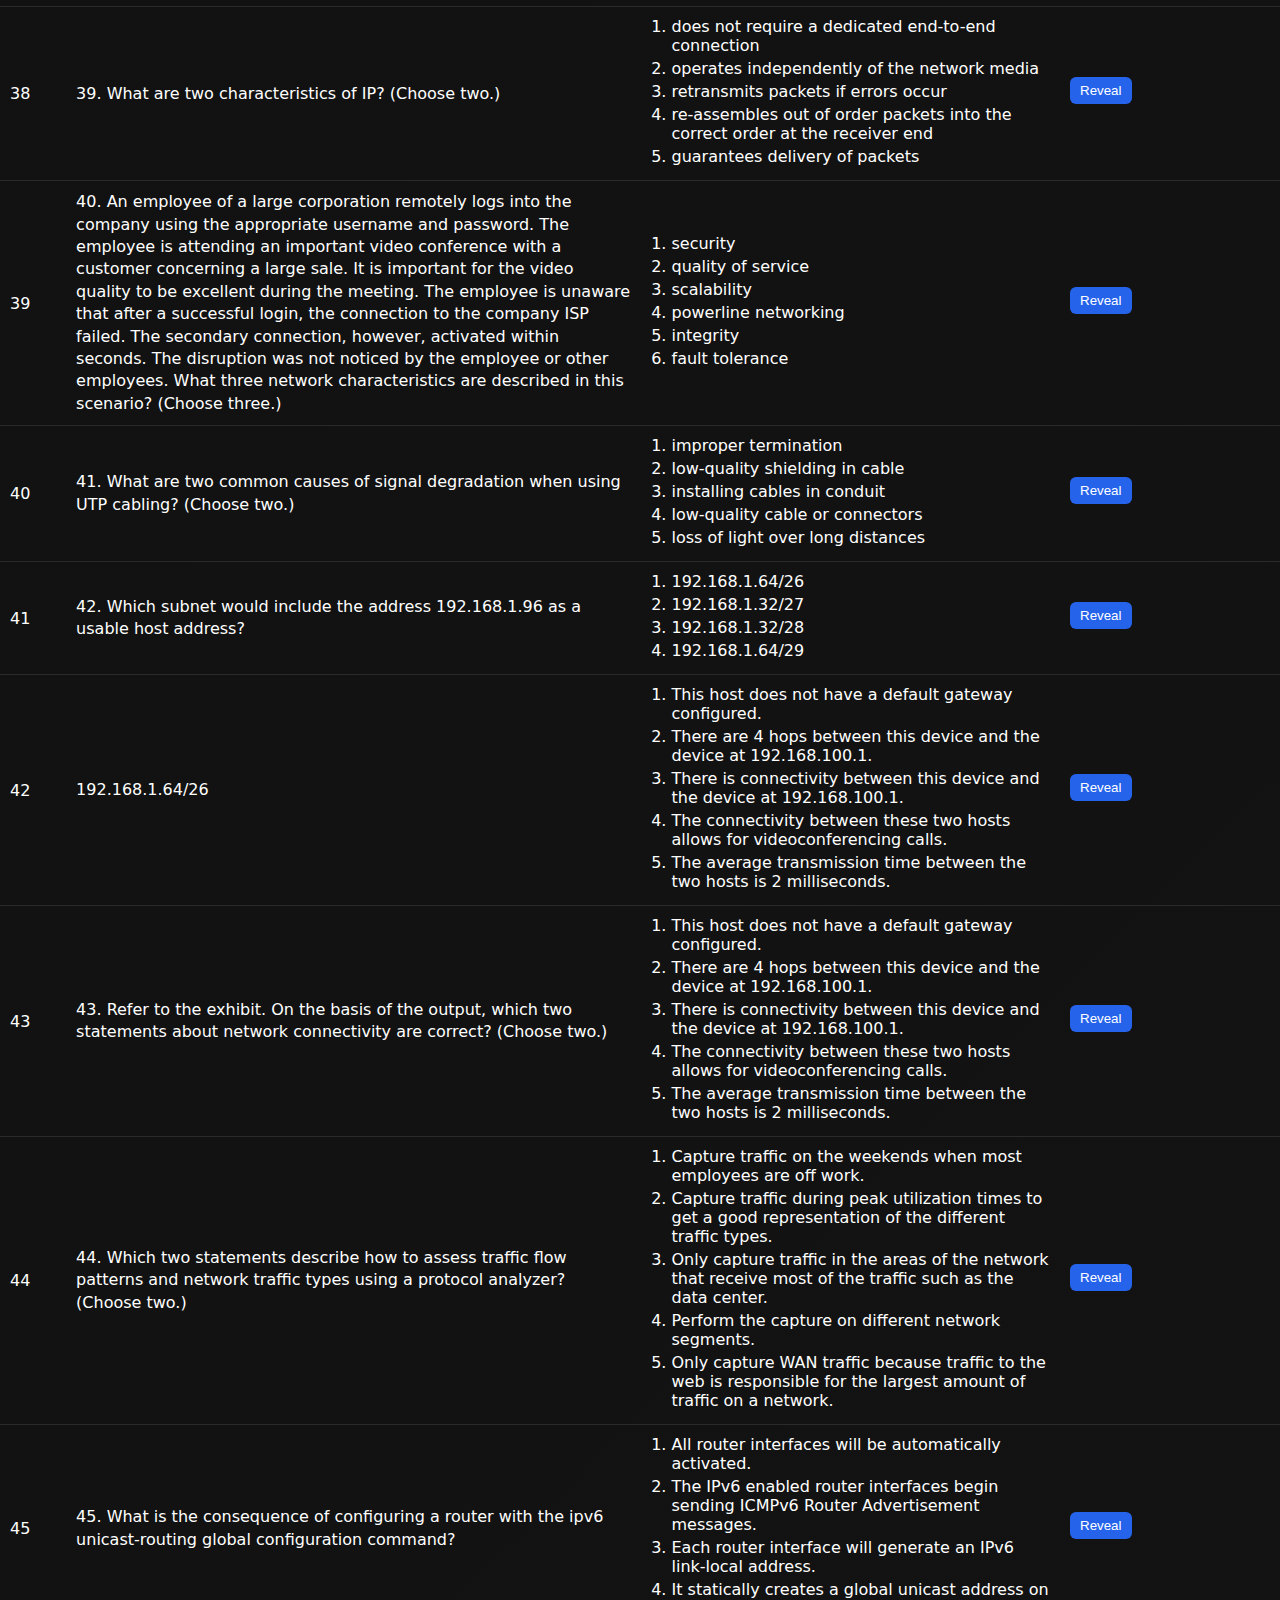
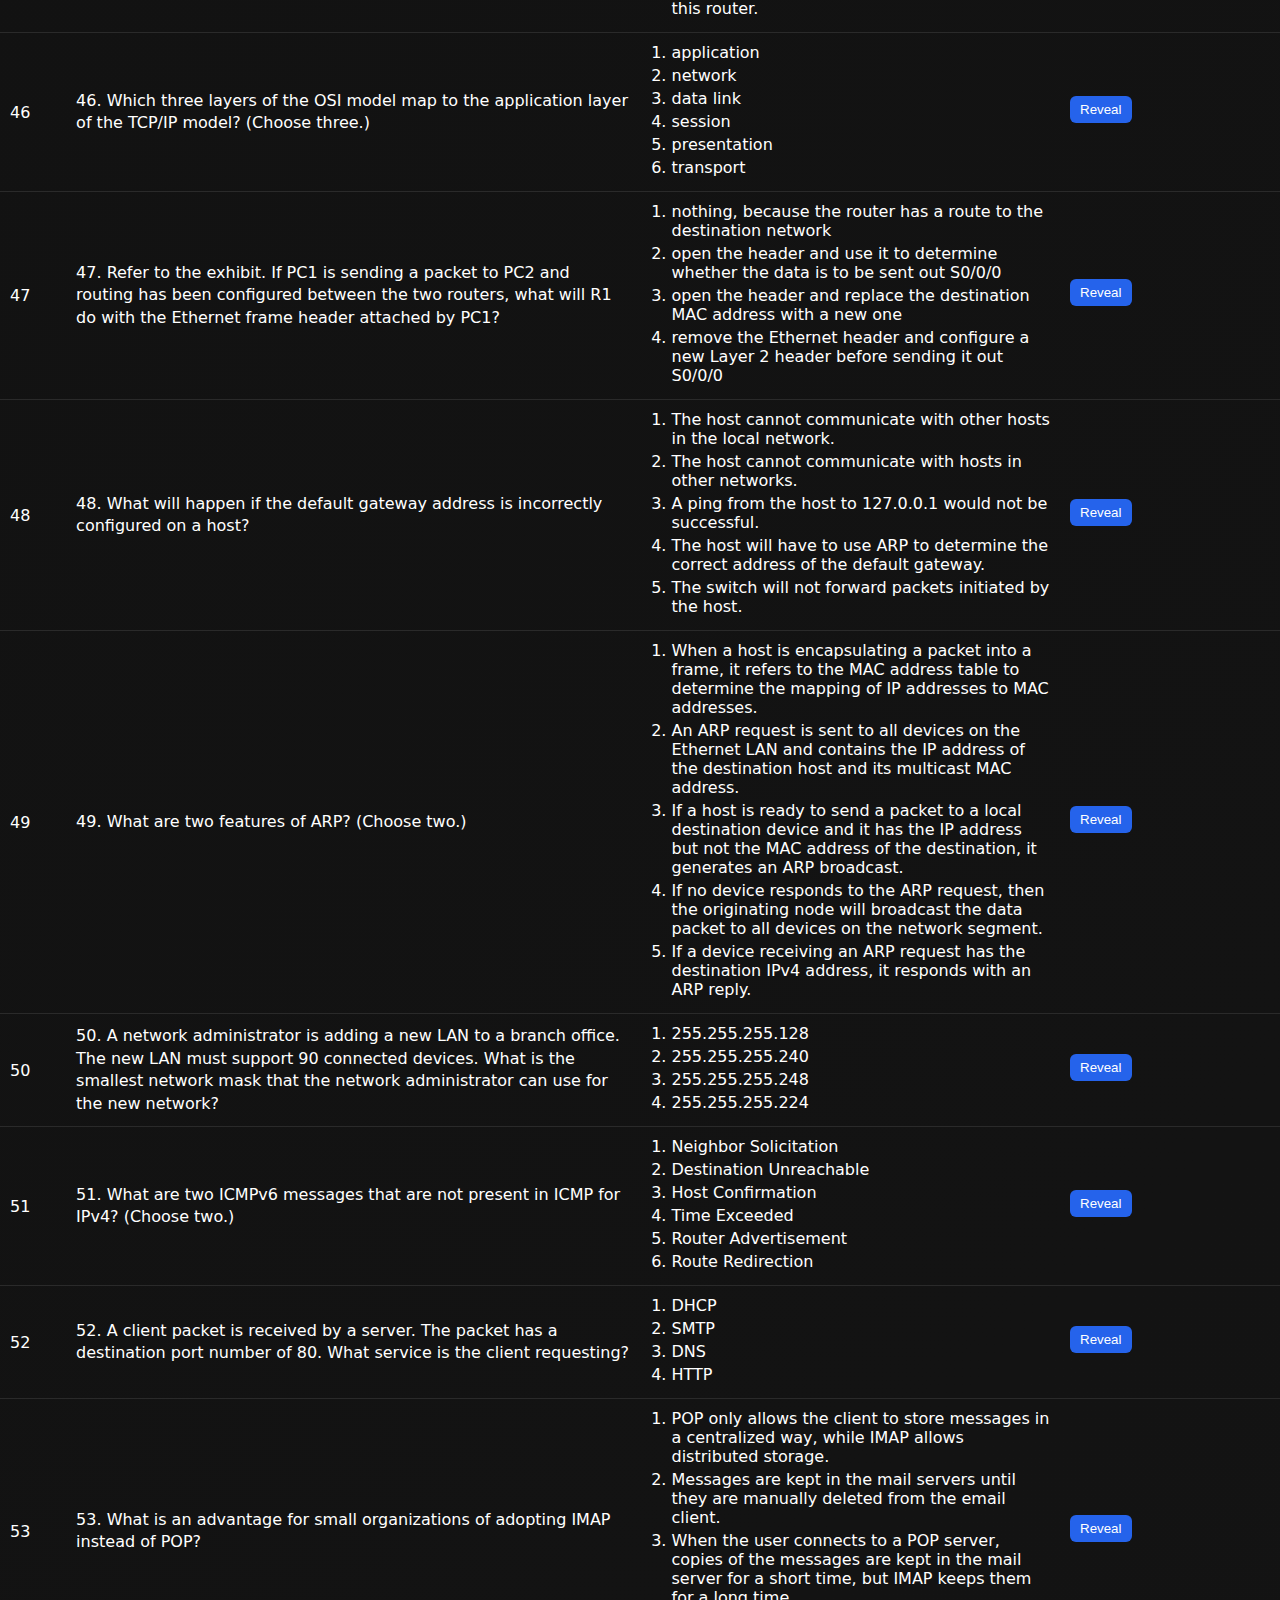
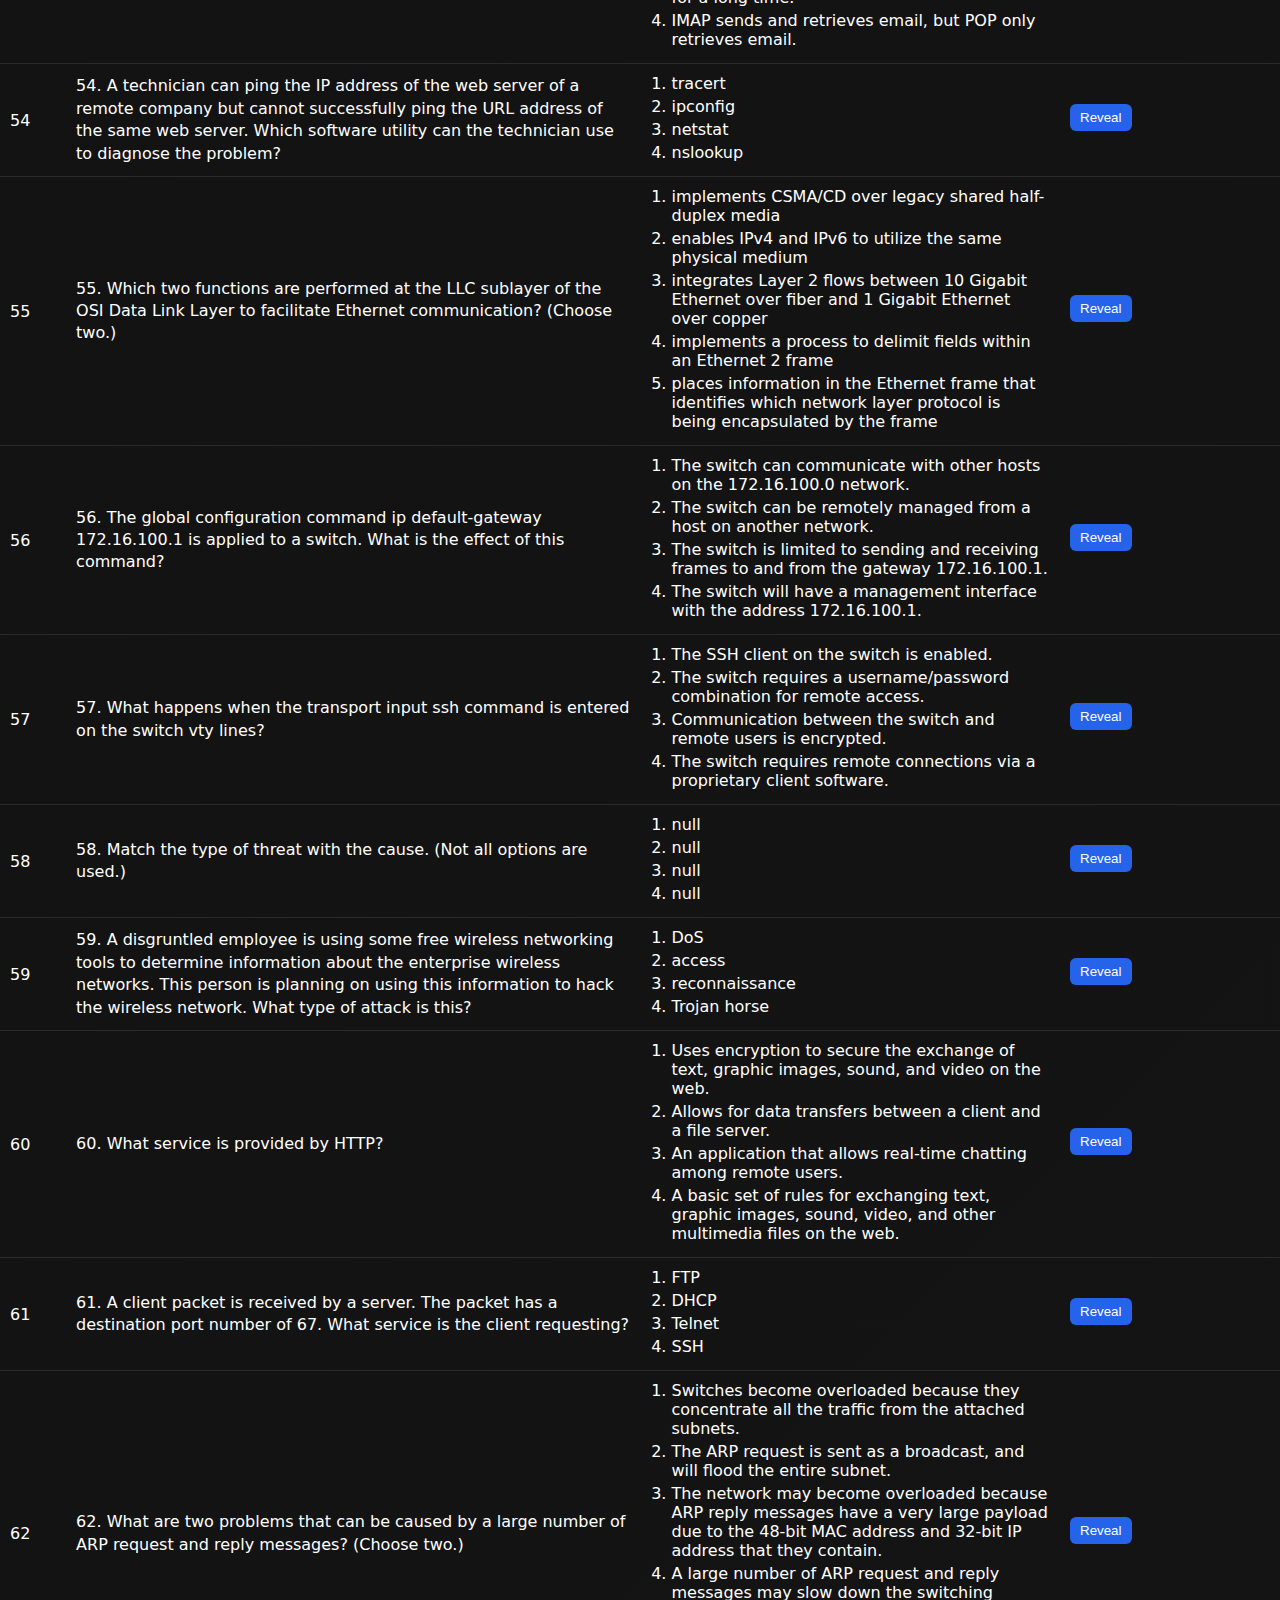
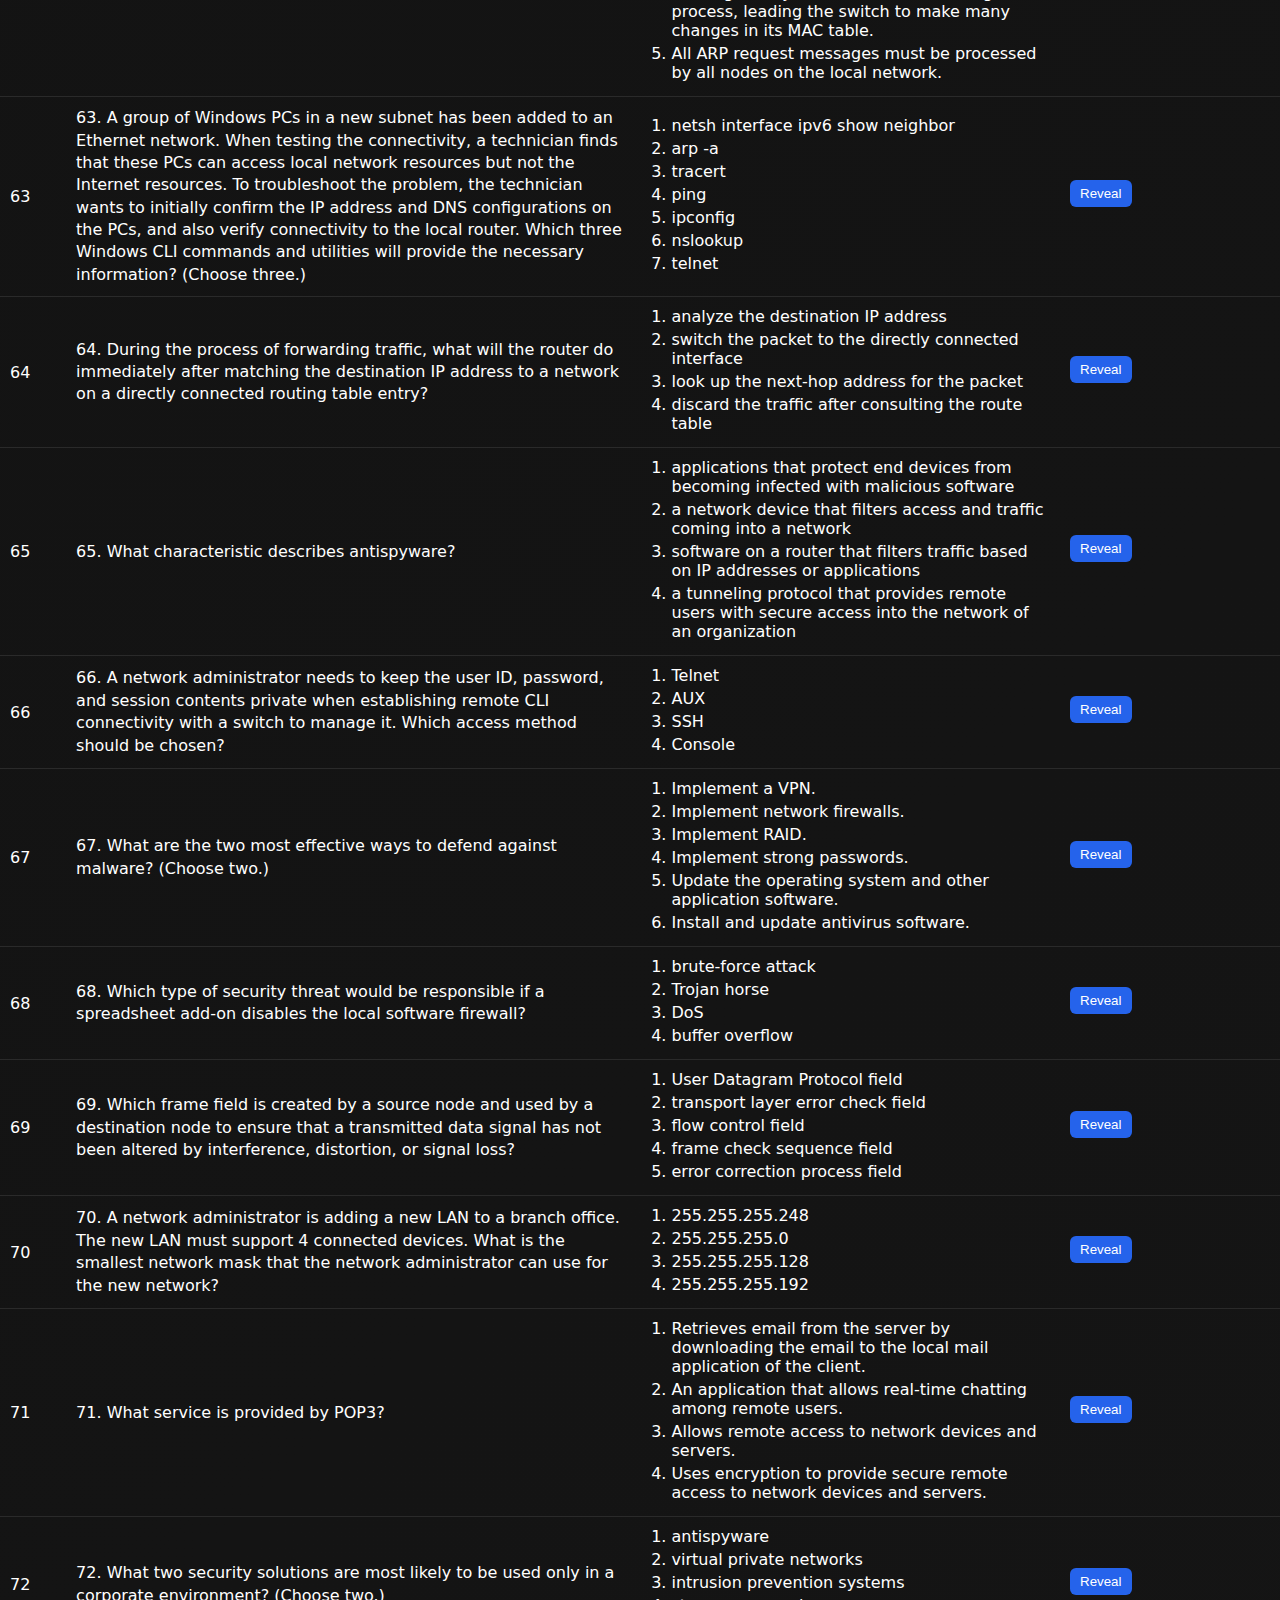
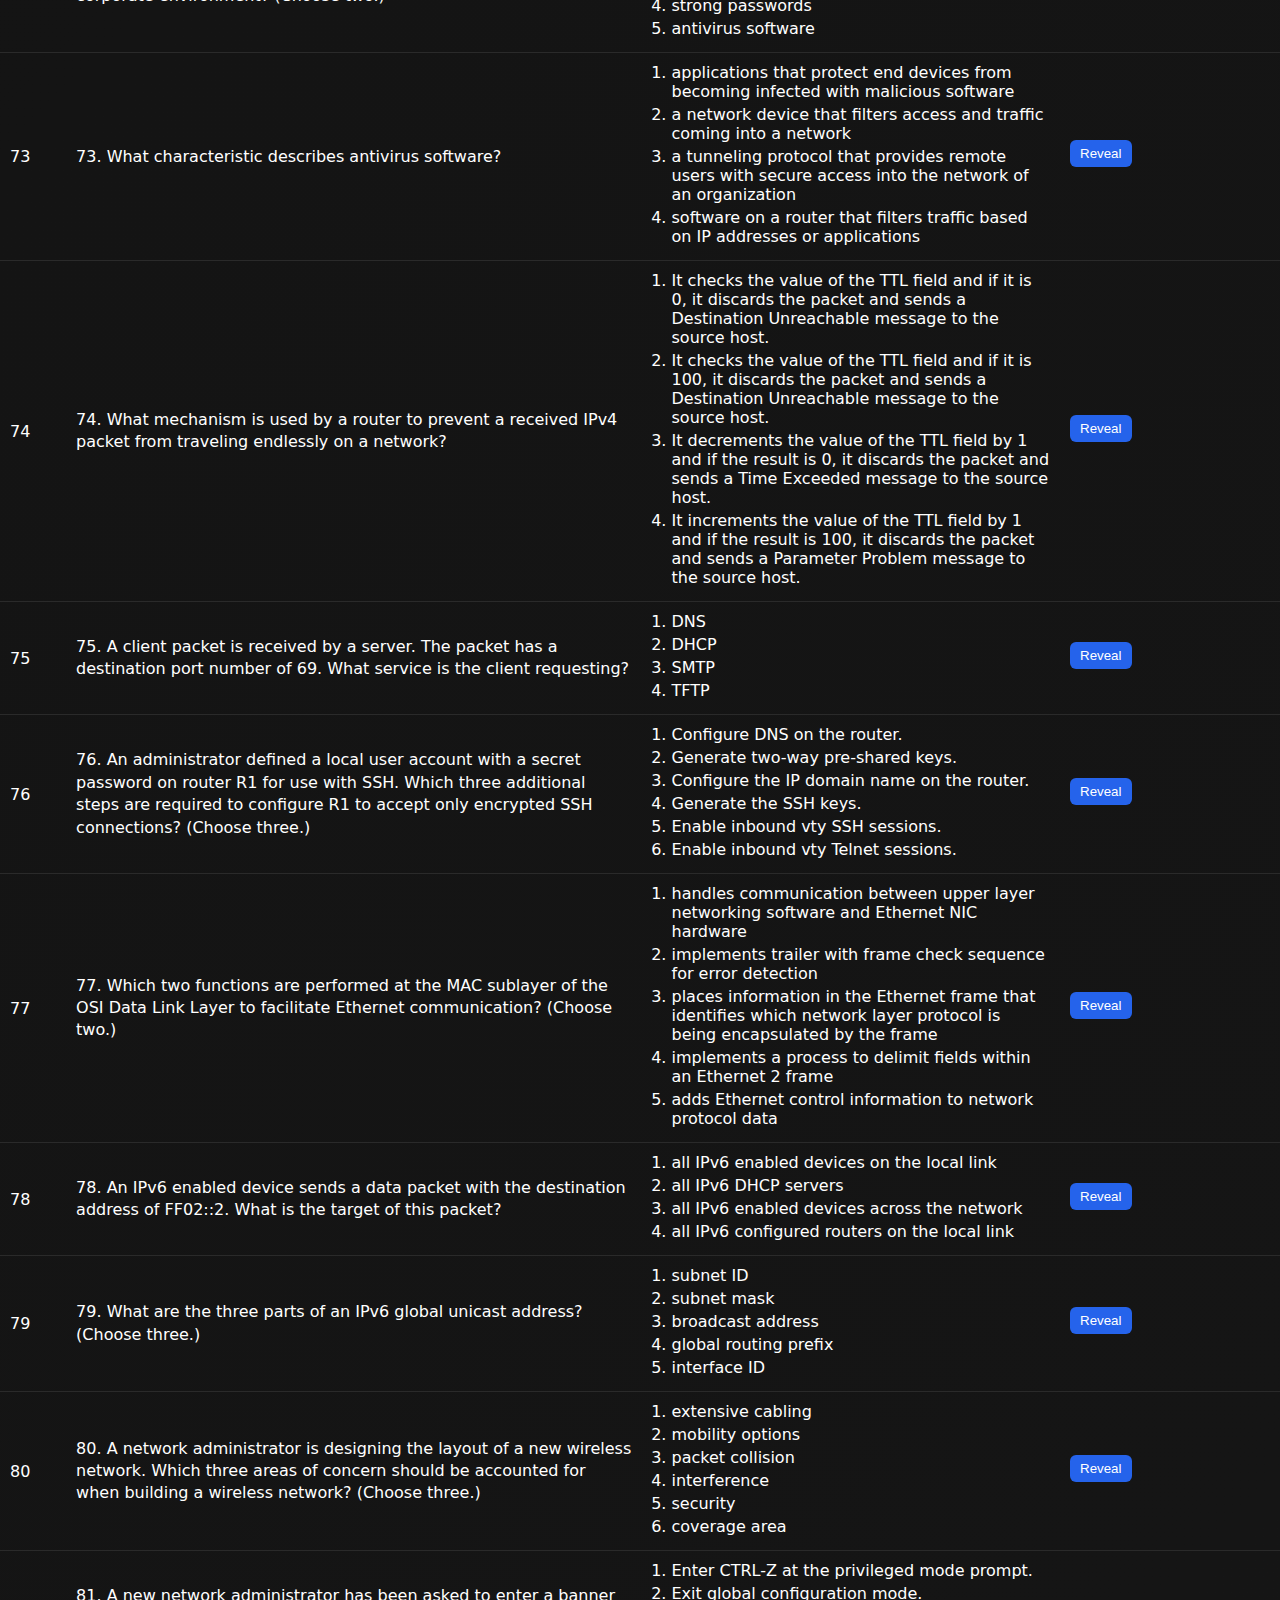
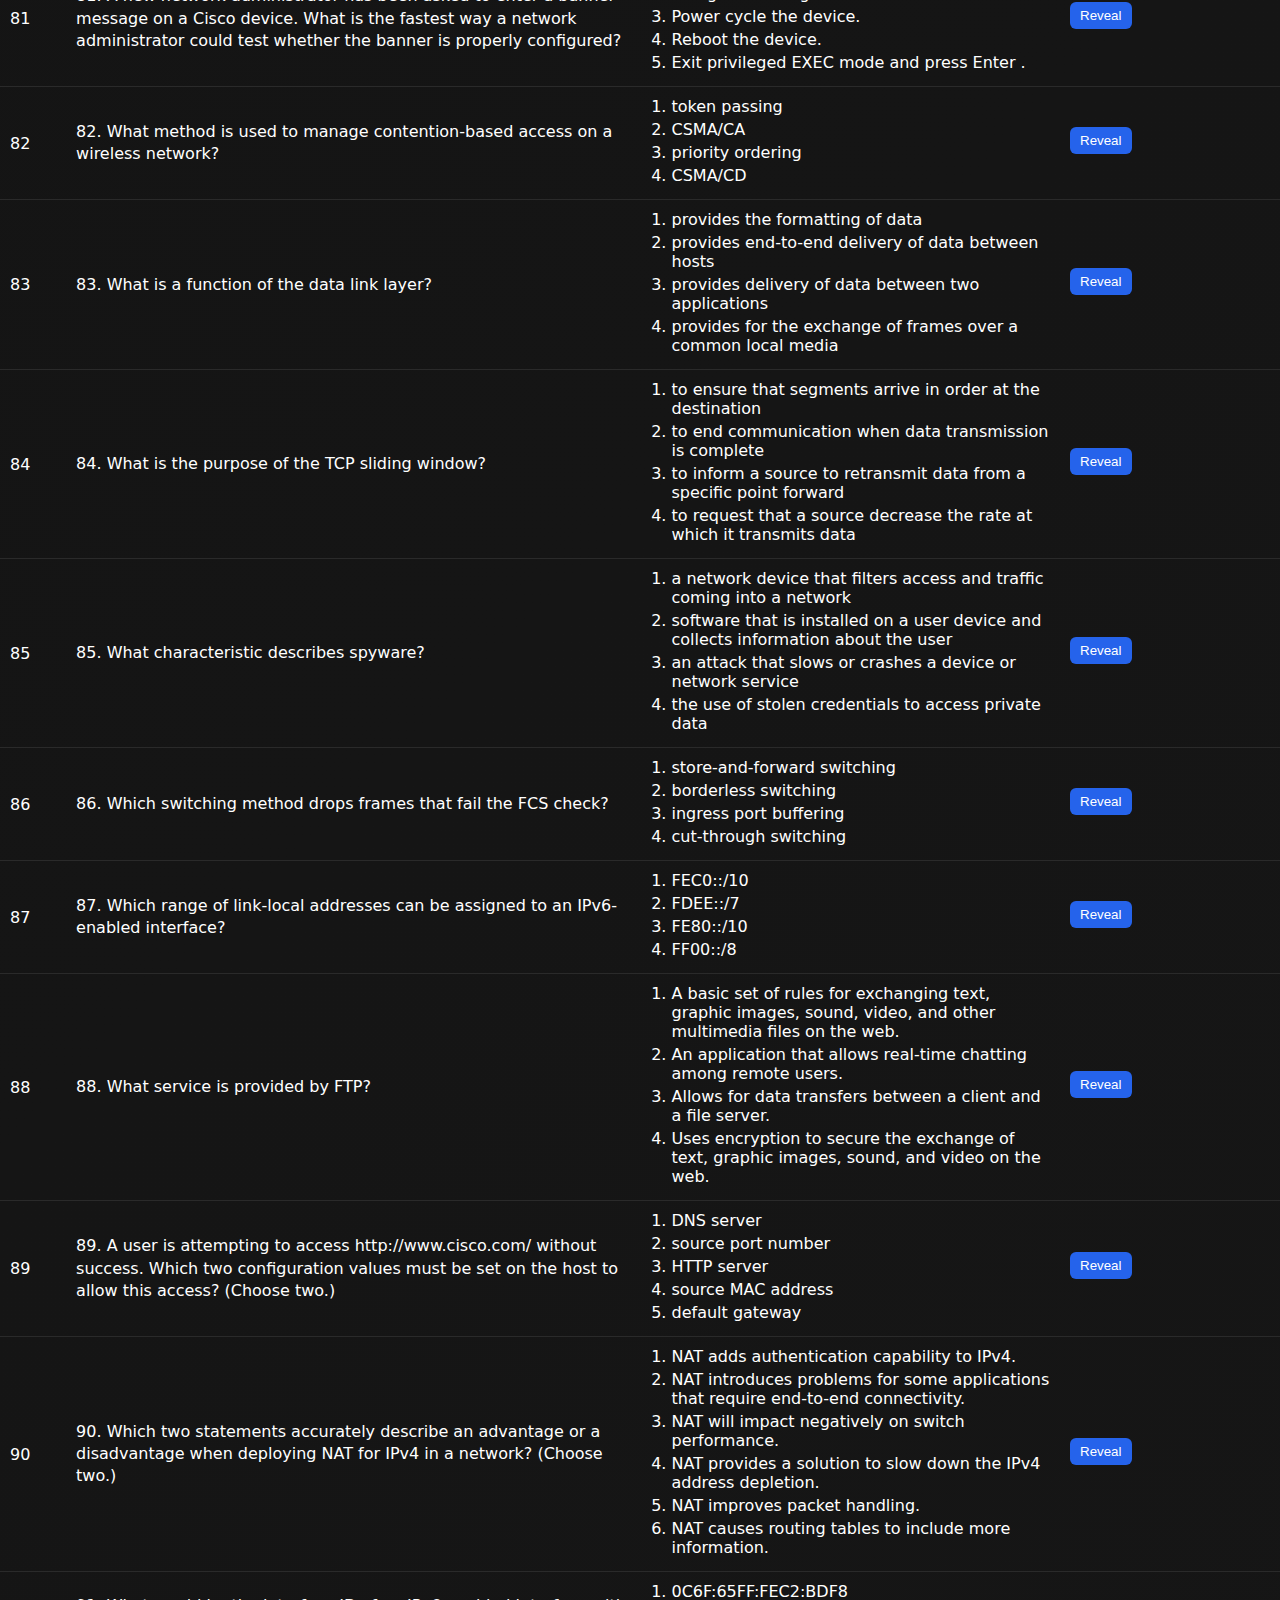
<file: questions/questions.html>
<!DOCTYPE html>
<html lang="en">
<head>
<meta charset="UTF-8">
<title>CCNA</title>
<link rel="stylesheet" href="style.css">
<link rel="stylesheet" href="navbar.css">
<link rel="icon" type="image/png" href="../cisco.svg">
</head>
<body>
<nav class="navbar">
  <div class="nav-links">
    <a href="../index/index.html">Quiz</a>
    <a href="../questions/questions.html">Questions</a>
  </div>
</nav>
<table id="questionsTable">
  <thead>
    <tr>
      <th>#</th>
      <th>Question</th>
      <th>Answers</th>
      <th>Correct</th>
    </tr>
  </thead>
  <tbody>
  </tbody>
</table>

<script src="script.js"></script>
</body>
</html>
</file>
<file: styleindex.css>
body {
  margin: 0;
  font-family: system-ui, sans-serif;
  background: linear-gradient(135deg, #0f0f0f, #1a1a1a);
  color: #fff;
}

main {
  display: flex;
  justify-content: center;
  align-items: flex-start; 
  padding-top: 100px; 
  min-height: calc(100vh - 100px); 
}


.card {
  background: #121212;
  padding: 32px;
  border-radius: 18px;
  width: 520px;
  box-shadow: 0 20px 50px rgba(0,0,0,.6);
}

#answers button {
  width: 100%;
  padding: 14px;
  margin: 8px 0;
  border-radius: 12px;
  background: #1f1f1f;
  color: white;
  border: 1px solid #2a2a2a;
  cursor: pointer;
  transition: 0.2s;
}

#answers button:hover {
  background: #2a2a2a;
}

#answers button.selected {
  outline: 2px solid #4f46e5;
}

.correct {
  background: #16a34a !important;
}

.wrong {
  background: #dc2626 !important;
}

.missed {
  background: #16a34a !important;
}

.controls {
  display: flex;
  gap: 10px;
  margin-top: 20px;
}

.controls button {
  flex: 1;
  padding: 14px;
  border-radius: 14px;
  font-size: 16px;
  font-weight: 600;
  border: none;
  cursor: pointer;
  transition: 0.2s ease;
}

#check {
  background: #4f46e5;
  color: white;
}

#check:hover {
  background: #4338ca;
}

#next {
  background: #27272a;
  color: #e5e7eb;
}

#next:hover {
  background: #3f3f46;
}
</file>
<file: navbar.css>
.navbar {
  width: 100%;
  padding: 16px 0;
  background: #121212;
  display: flex;
  justify-content: center; 
  gap: 40px;
  border-radius: 0 0 12px 12px; 
  box-shadow: 0 4px 20px rgba(0,0,0,0.5);
}


.navbar .nav-links a {
  color: #e5e7eb;
  text-decoration: none;
  font-weight: 500;
  padding: 6px 12px;
  border-radius: 8px;
  transition: 0.2s;
}

.navbar .nav-links a:hover {
  background: #1f1f1f;
  color: #4f46e5;
}

.controls {
  display: flex;
  justify-content: center; 
  gap: 20px; 
  margin-top: 20px;
}


.controls button {
  padding: 14px 32px; 
  border-radius: 14px;
  font-size: 16px;
  font-weight: 600;
  border: none;
  cursor: pointer;
  transition: 0.2s ease;
}

#check {
  background: #4f46e5;
  color: white;
}

#check:hover {
  background: #4338ca;
}

#next {
  background: #27272a;
  color: #e5e7eb;
}

#next:hover {
  background: #3f3f46;
}
</file>
<file: styleque.css>
*{
  padding: 0;
  margin: 0;
}

body {
  font-family: system-ui, sans-serif;
  background: linear-gradient(135deg, #0f0f0f, #1a1a1a);
  color: #fff;
}
#questionsTable{
  margin-top: 20px;
}
table {
  width: 100%;
  border-collapse: collapse;
}

th, td {
  padding: 10px;
  border-bottom: 1px solid #2a2a2a;
}

th {
  background: #121212;
}

tr:hover {
  background: #1e293b;
  cursor: pointer;
}

.answers-list,
.correct-list {
  padding-left: 20px;
}

.answers-list li,
.correct-list li {
  margin-bottom: 4px;
}

.reveal-btn {
  background: #2563eb;
  color: white;
  border: none;
  padding: 6px 10px;
  border-radius: 6px;
  cursor: pointer;
  margin-bottom: 6px;
}

.reveal-btn:hover {
  background: #1d4ed8;
}

.hidden {
  display: none;
}

.correct-list li {
  color: #22c55e;
  font-weight: 600;
}
.reveal-btn.revealed {
  display: none;
}
#questionsTable th:nth-child(2),
#questionsTable td:nth-child(2) {
  max-width: 420px;
  white-space: normal;
  line-height: 1.4;
}
#questionsTable th:nth-child(3),
#questionsTable td:nth-child(3) {
  max-width: 300px;
}
#questionsTable th:nth-child(4),
#questionsTable td:nth-child(4) {
  width: 200px;
  max-width: 300px;
}
</file>
<file: questions/style.css>
*{
  padding: 0;
  margin: 0;
}

body {
  font-family: system-ui, sans-serif;
  background: linear-gradient(135deg, #0f0f0f, #1a1a1a);
  color: #fff;
}
#questionsTable{
  margin-top: 20px;
}
table {
  width: 100%;
  border-collapse: collapse;
}

th, td {
  padding: 10px;
  border-bottom: 1px solid #2a2a2a;
}

th {
  background: #121212;
}

tr:hover {
  background: #1e293b;
  cursor: pointer;
}

.answers-list,
.correct-list {
  padding-left: 20px;
}

.answers-list li,
.correct-list li {
  margin-bottom: 4px;
}

.reveal-btn {
  background: #2563eb;
  color: white;
  border: none;
  padding: 6px 10px;
  border-radius: 6px;
  cursor: pointer;
  margin-bottom: 6px;
}

.reveal-btn:hover {
  background: #1d4ed8;
}

.hidden {
  display: none;
}

.correct-list li {
  color: #22c55e;
  font-weight: 600;
}
.reveal-btn.revealed {
  display: none;
}
#questionsTable th:nth-child(2),
#questionsTable td:nth-child(2) {
  max-width: 420px;
  white-space: normal;
  line-height: 1.4;
}
#questionsTable th:nth-child(3),
#questionsTable td:nth-child(3) {
  max-width: 300px;
}
#questionsTable th:nth-child(4),
#questionsTable td:nth-child(4) {
  width: 200px;
  max-width: 300px;
}
</file>
<file: questions/navbar.css>
.navbar {
  width: 100%;
  padding: 16px 0;
  background: #121212;
  display: flex;
  justify-content: center; 
  gap: 40px;
  border-radius: 0 0 12px 12px; 
  box-shadow: 0 4px 20px rgba(0,0,0,0.5);
}


.navbar .nav-links a {
  color: #e5e7eb;
  text-decoration: none;
  font-weight: 500;
  padding: 6px 12px;
  border-radius: 8px;
  transition: 0.2s;
}

.navbar .nav-links a:hover {
  background: #1f1f1f;
  color: #4f46e5;
}

.controls {
  display: flex;
  justify-content: center; 
  gap: 20px; 
  margin-top: 20px;
}


.controls button {
  padding: 14px 32px; 
  border-radius: 14px;
  font-size: 16px;
  font-weight: 600;
  border: none;
  cursor: pointer;
  transition: 0.2s ease;
}

#check {
  background: #4f46e5;
  color: white;
}

#check:hover {
  background: #4338ca;
}

#next {
  background: #27272a;
  color: #e5e7eb;
}

#next:hover {
  background: #3f3f46;
}
</file>
